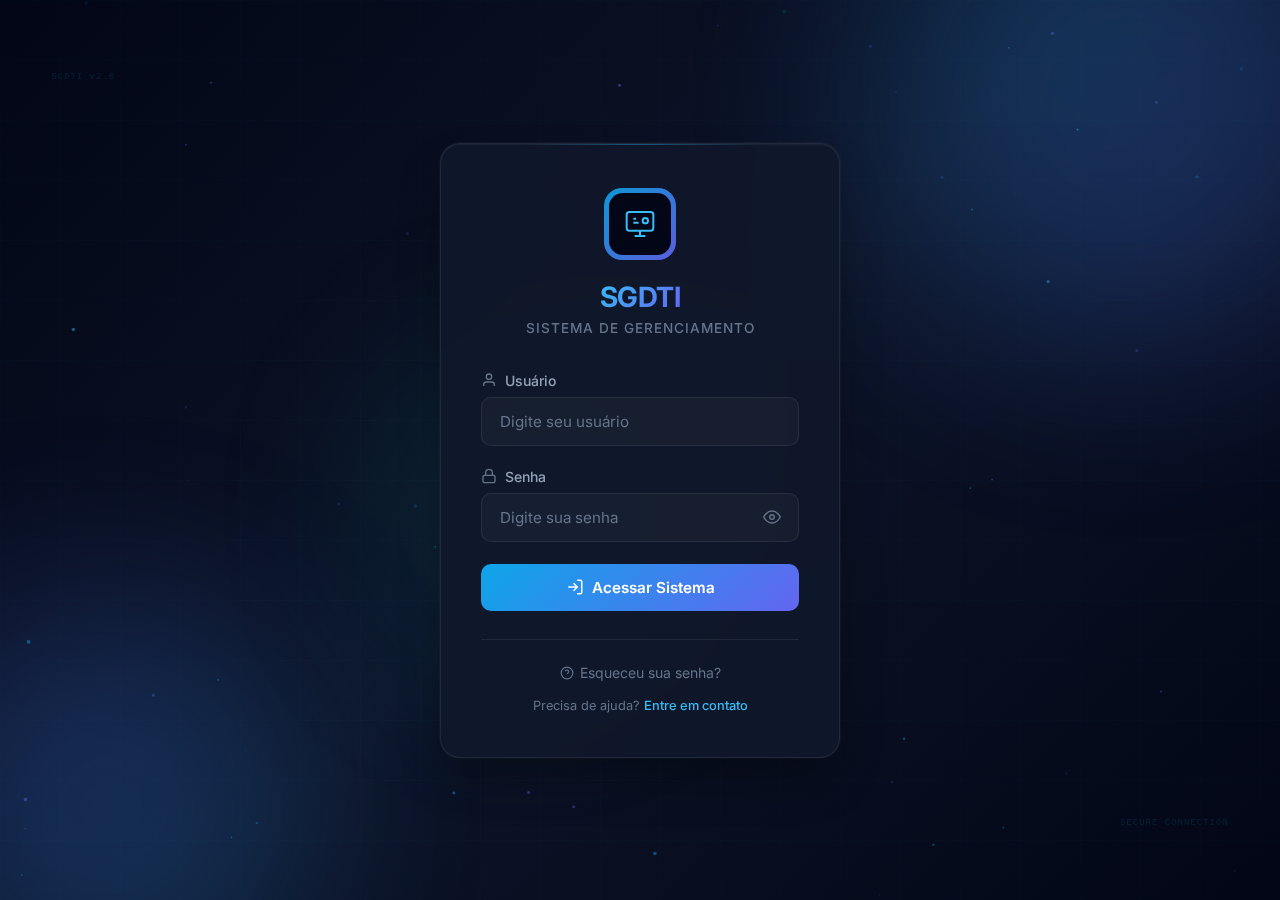
<file: index.html>
<!DOCTYPE html>
<html lang="pt-BR">
<head>
    <meta charset="UTF-8">
    <meta name="viewport" content="width=device-width, initial-scale=1.0, maximum-scale=1.0, user-scalable=no">
    <title>SGDTI - Sistema de Gerenciamento do Departamento de TI</title>
    <link rel="stylesheet" href="styles.css">
    <link rel="stylesheet" href="admin.css">
    <link href="https://fonts.googleapis.com/css2?family=Poppins:wght@300;400;500;600;700;800&display=swap" rel="stylesheet">
    <script>
        // Verificar autenticação via localStorage
        (function() {
            var userData = localStorage.getItem('sgdti_user');
            
            if (!userData) {
                window.location.href = 'login.html';
                return;
            }
            
            try {
                var user = JSON.parse(userData);
                window.currentUser = user;
                window.isAdmin = user.perfil === 'admin';
                
                document.addEventListener('DOMContentLoaded', function() {
                    var userInfo = document.getElementById('user-info');
                    if (userInfo) {
                        userInfo.textContent = user.nome;
                    }
                    
                    // Mostrar/ocultar elementos baseado no perfil
                    if (window.isAdmin) {
                        // Mostrar botão de gerenciamento de usuários
                        var manageBtn = document.getElementById('manage-users-btn');
                        if (manageBtn) manageBtn.style.display = 'inline-flex';
                    } else {
                        // Ocultar todos os botões de CRUD para usuários não-admin
                        var style = document.createElement('style');
                        style.textContent = '.crud-toolbar, .crud-btn, .crud-actions, .btn-action.btn-edit, .btn-action.btn-delete { display: none !important; }';
                        document.head.appendChild(style);
                    }
                });
            } catch (e) {
                localStorage.removeItem('sgdti_user');
                window.location.href = 'login.html';
            }
        })();
    </script>
</head>
<body>
    <button class="mobile-menu-btn" id="mobileMenuBtn" aria-label="Abrir menu">
        <span>☰</span>
    </button>
    <div class="app-container">
        <!-- Sidebar -->
        <aside class="sidebar">

            <div class="logo-section">
                <div class="logo">
                    <div class="logo-icon-wrapper">
                        <svg viewBox="0 0 24 24" fill="none" stroke="currentColor" stroke-width="2" class="logo-svg">
                            <rect x="2" y="3" width="20" height="14" rx="2" ry="2"/>
                            <line x1="8" y1="21" x2="16" y2="21"/>
                            <line x1="12" y1="17" x2="12" y2="21"/>
                        </svg>
                    </div>
                    <div class="logo-text">
                        <h1>SGDTI</h1>
                        <span>Sistema de Gerenciamento</span>
                    </div>
                </div>
                <button class="sidebar-toggle" id="sidebarToggle" aria-label="Expandir/Recolher menu" tabindex="0" style="margin-left:auto; background:transparent; border:none; font-size:1.5em; cursor:pointer; display:none;">
                    <span class="nav-icon">☰</span>
                </button>
            </div>

            <nav class="nav-menu">
                <button class="nav-item active" data-tab="dashboard" tabindex="0">
                    <span class="nav-icon">📊</span>
                    <span class="nav-label">Dashboard</span>
                </button>
                <button class="nav-item" data-tab="ti" tabindex="0">
                    <span class="nav-icon">💻</span>
                    <span class="nav-label">Equipe TI</span>
                    <span class="nav-badge" id="nav-badge-ti">0</span>
                </button>
                <button class="nav-item" data-tab="impressoras" tabindex="0">
                    <span class="nav-icon">🖨️</span>
                    <span class="nav-label">Impressoras</span>
                    <span class="nav-badge" id="nav-badge-impressoras">0</span>
                </button>
                <button class="nav-item" data-tab="internet" tabindex="0">
                    <span class="nav-icon">🌐</span>
                    <span class="nav-label">Internet</span>
                    <span class="nav-badge" id="nav-badge-internet">0</span>
                </button>
                <button class="nav-item" data-tab="equipamentos" tabindex="0">
                    <span class="nav-icon">🔧</span>
                    <span class="nav-label">Equipamentos</span>
                    <span class="nav-badge" id="nav-badge-equipamentos">0</span>
                </button>
                <button class="nav-item" data-tab="emails" tabindex="0">
                    <span class="nav-icon">📧</span>
                    <span class="nav-label">Emails Corporativos</span>
                    <span class="nav-badge" id="nav-badge-emails">0</span>
                </button>
                <button class="nav-item" data-tab="vigencias" tabindex="0">
                    <span class="nav-icon">📋</span>
                    <span class="nav-label">Vigências Internets</span>
                    <span class="nav-badge" id="nav-badge-vigencias">0</span>
                </button>
                <button class="nav-item" data-tab="viagens" tabindex="0">
                    <span class="nav-icon">✈️</span>
                    <span class="nav-label">Escala de Viagens</span>
                    <span class="nav-badge" id="nav-badge-viagens">0</span>
                </button>
                <button class="nav-item" data-tab="historico-viagens" tabindex="0">
                    <span class="nav-icon">📜</span>
                    <span class="nav-label">Histórico de Viagens</span>
                    <span class="nav-badge" id="nav-badge-historico-viagens">0</span>
                </button>
                <button class="nav-item" data-tab="checklist" tabindex="0">
                    <span class="nav-icon">✅</span>
                    <span class="nav-label">Checklist</span>
                </button>
                <button class="nav-item" data-tab="folgas" tabindex="0">
                    <span class="nav-icon">📅</span>
                    <span class="nav-label">Escala de Folgas</span>
                    <span class="nav-badge" id="nav-badge-folgas">0</span>
                </button>
            </nav>
        </aside>

        <!-- Main Content -->
        <main class="main-content">
            <header class="top-bar">
                <div class="header-actions">
                    <div class="view-mode-toggle">
                        <button class="view-btn active" data-view="cards" title="Visualização em Cards">
                            <span>📱</span>
                        </button>
                        <button class="view-btn" data-view="table" title="Visualização em Tabela">
                            <span>📋</span>
                        </button>
                    </div>
                    <div class="user-actions">
                        <a id="manage-users-btn" class="btn-header" title="Gerenciar Usuários" style="display:none;" href="usuarios.html">
                            <span>👥</span> Usuários
                        </a>
                        <span id="user-info" class="user-name">Carregando...</span>
                        <button id="logout-btn" class="btn-header btn-logout" title="Sair" onclick="logout()">
                            <span>🚪</span> Sair
                        </button>
                    </div>
                </div>
            </header>

            <div class="content-area">
                <!-- Dashboard Tab -->
                <div id="dashboard" class="tab-content active">
                    <div class="page-header">
                        <h2>📊 Dashboard Geral</h2>
                        <p>Visão geral do Departamento de TI</p>
                    </div>

                    <div class="stats-grid">
                        <div class="stat-card gradient-5" id="card-equipamentos" style="cursor:pointer;">
                            <div class="stat-icon">🔧</div>
                            <div class="stat-info">
                                <h3>0</h3>
                                <p>Equipamentos</p>
                            </div>
                        </div>
                        <div class="stat-card gradient-1" id="card-ti" style="cursor:pointer;">
                            <div class="stat-icon">💻</div>
                            <div class="stat-info">
                                <h3>0</h3>
                                <p>Profissionais TI</p>
                            </div>
                        </div>
                        <div class="stat-card gradient-3" id="card-impressoras" style="cursor:pointer;">
                            <div class="stat-icon">🖨️</div>
                            <div class="stat-info">
                                <h3>0</h3>
                                <p>Impressoras</p>
                            </div>
                        </div>
                        <div class="stat-card gradient-4" id="card-internet" style="cursor:pointer;">
                            <div class="stat-icon">🌐</div>
                            <div class="stat-info">
                                <h3>0</h3>
                                <p>Links de Internet</p>
                            </div>
                        </div>
                        <div class="stat-card gradient-6" id="card-emails" style="cursor:pointer;">
                            <div class="stat-icon">📧</div>
                            <div class="stat-info">
                                <h3>0</h3>
                                <p>Emails Corporativos</p>
                            </div>
                        </div>
                        <div class="stat-card gradient-2" id="card-vigencias" style="cursor:pointer;">
                            <div class="stat-icon">📋</div>
                            <div class="stat-info">
                                <h3>0</h3>
                                <p>Vigências Internets</p>
                            </div>
                        </div>
                        <div class="stat-card" id="card-viagens" style="cursor:pointer;">
                            <div class="stat-icon">✈️</div>
                            <div class="stat-info">
                                <h3>0</h3>
                                <p>Viagens Agendadas</p>
                            </div>
                        </div>
                        <div class="stat-card" id="card-folgas" style="cursor:pointer;">
                            <div class="stat-icon">📅</div>
                            <div class="stat-info">
                                <h3 id="count-folgas">0</h3>
                                <p>Escala de Folgas</p>
                            </div>
                        </div>
                    </div>

                    <div class="dashboard-grid">
                        <div class="dashboard-card">
                            <h3>🗺️ Distribuição por Cidade</h3>
                            <div class="city-tabs">
                                <button class="city-tab active" data-source="ti">💻 Equipe TI</button>
                                <button class="city-tab" data-source="impressoras">🖨️ Impressoras</button>
                                <button class="city-tab" data-source="internet">🌐 Internet</button>
                                <button class="city-tab" data-source="equipamentos">🔧 Equipamentos</button>
                            </div>
                            <div class="city-list" id="cityList"></div>
                            <p class="city-hint">👆 Clique em uma cidade para ver os detalhes</p>
                        </div>
                        <div class="dashboard-card">
                            <h3>📈 Status Geral</h3>
                            <div class="status-overview">
                                <div class="status-item">
                                    <span class="status-dot success"></span>
                                    <span>Impressoras Funcionando</span>
                                    <strong id="impressorasFuncionando">0</strong>
                                </div>
                                <div class="status-item">
                                    <span class="status-dot success"></span>
                                    <span>Links de Internet</span>
                                    <strong id="linksAtivos">0</strong>
                                </div>
                                <div class="status-item">
                                    <span class="status-dot info"></span>
                                    <span>Equipamentos Cadastrados</span>
                                    <strong id="equipamentosCadastrados">0</strong>
                                </div>
                            </div>
                        </div>
                    </div>
                </div>

                <!-- TI Tab -->
                <div id="ti" class="tab-content">
                    <div class="page-header">
                        <h2>💻 Equipe de TI</h2>
                        <p>Profissionais de TI do Departamento</p>
                    </div>
                    <div class="filters">
                        <select class="filter-select" id="tiCityFilter">
                            <option value="">Todas as Cidades</option>
                        </select>
                    </div>
                    <div id="tiContent" class="data-container"></div>
                </div>

                <!-- Impressoras Tab -->
                <div id="impressoras" class="tab-content">
                    <div class="page-header">
                        <h2>🖨️ Impressoras</h2>
                        <p>Controle de impressoras do Departamento</p>
                    </div>
                    <div class="filters">
                        <select class="filter-select" id="impressoraCityFilter">
                            <option value="">Todas as Cidades</option>
                        </select>
                        <select class="filter-select" id="impressoraStatusFilter">
                            <option value="">Todos os Status</option>
                            <option value="SIM">Funcionando</option>
                            <option value="NÃO">Com Problema</option>
                            <option value="LOCADAS">Locadas</option>
                            <option value="PATRIMONIAIS">Patrimoniais</option>
                        </select>
                    </div>
                    <div id="impressorasContent" class="data-container"></div>
                </div>

                <!-- Internet Tab -->
                <div id="internet" class="tab-content">
                    <div class="page-header">
                        <h2>🌐 Links de Internet</h2>
                        <p>Velocidades e operadoras</p>
                    </div>
                    <div class="filters">
                        <select class="filter-select" id="internetCityFilter">
                            <option value="">Todas as Cidades</option>
                        </select>
                        <select class="filter-select" id="internetOperadoraFilter">
                            <option value="">Todas as Operadoras</option>
                        </select>
                        <button class="btn-export-excel" id="btnExportInternet" onclick="exportInternetToExcel()" title="Exportar para Excel">
                            <span>📊</span> Exportar Excel
                        </button>
                    </div>
                    <div id="internetContent" class="data-container"></div>
                </div>

                <!-- Equipamentos Tab -->
                <div id="equipamentos" class="tab-content">
                    <div class="page-header">
                        <h2>🔧 Equipamentos de TI</h2>
                        <p>Ferramentas e equipamentos disponíveis</p>
                    </div>
                    <div class="filters">
                        <select class="filter-select" id="equipamentoCityFilter">
                            <option value="">Todas as Cidades</option>
                        </select>
                    </div>
                    <div id="equipamentosContent" class="data-container"></div>
                </div>

                <!-- Emails Corporativos Tab -->
                <div id="emails" class="tab-content">
                    <div class="page-header">
                        <h2>📧 Emails Corporativos</h2>
                        <p>Lista de usuários e emails corporativos</p>
                    </div>
                    <div class="filters">
                        <input type="text" class="filter-select" id="emailSearchFilter" placeholder="Buscar por nome, CPF ou email..." style="width: 300px;">
                        <select class="filter-select" id="emailStatusFilter">
                            <option value="">Todos os Status</option>
                            <option value="criado">Criado</option>
                            <option value="Solicitado">Solicitado</option>
                        </select>
                        <button class="btn-export-excel" id="btnExportEmails" onclick="exportEmailsToExcel()" title="Exportar para Excel">
                            <span>📥</span> Exportar Excel
                        </button>
                    </div>
                    <div id="emailsContent" class="data-container"></div>
                </div>

                <!-- Vigências Internets Tab -->
                <div id="vigencias" class="tab-content">
                    <div class="page-header">
                        <h2>📋 Vigências Internets</h2>
                        <p>Controle de contratos e vigências de internet</p>
                    </div>
                    <div class="filters">
                        <input type="text" class="filter-select" id="vigenciasSearchFilter" placeholder="Buscar por fornecedor, cidade, setor..." style="width: 300px;">
                        <select class="filter-select" id="vigenciasCityFilter">
                            <option value="">Todas as Cidades</option>
                        </select>
                        <select class="filter-select" id="vigenciasStatusFilter">
                            <option value="">Todos os Status</option>
                            <option value="SIM">Contrato OK</option>
                            <option value="NÃO">Contrato com Problema</option>
                            <option value="PENDENTE">Pendente</option>
                        </select>
                        <button class="btn-export-excel" id="btnExportVigencias" onclick="exportVigenciasToExcel()" title="Exportar para Excel">
                            <span>📥</span> Exportar Excel
                        </button>
                    </div>
                    <div class="vigencias-summary" id="vigenciasSummary"></div>
                    <div id="vigenciasContent" class="data-container"></div>
                </div>

                <!-- Viagens Tab -->
                <div id="viagens" class="tab-content">
                    <div class="page-header">
                        <h2>✈️ Escala de Viagens</h2>
                        <p>Controle manual de viagens e deslocamentos da equipe</p>
                    </div>
                    <div class="filters">
                        <input type="text" class="filter-select" id="viagensSearchFilter" placeholder="Buscar por responsável, destino, motivo..." style="width: 300px;">
                        <select class="filter-select" id="viagensStatusFilter">
                            <option value="">Todos os Status</option>
                            <option value="AGENDADA">Agendada</option>
                            <option value="EM_ANDAMENTO">Em Andamento</option>
                            <option value="CANCELADA">Cancelada</option>
                        </select>
                        <select class="filter-select" id="viagensDestinoFilter">
                            <option value="">Todos os Destinos</option>
                        </select>
                        <button class="btn-export-excel" id="btnExportViagens" onclick="exportViagensToExcel()" title="Exportar para Excel">
                            <span>📥</span> Exportar Excel
                        </button>
                    </div>
                    <div class="viagens-summary" id="viagensSummary"></div>
                    <div id="viagensContent" class="data-container"></div>
                </div>

                <!-- Histórico de Viagens Tab -->
                <div id="historico-viagens" class="tab-content">
                    <div class="page-header">
                        <h2>📜 Histórico de Viagens</h2>
                        <p>Viagens concluídas e finalizadas</p>
                    </div>
                    <div class="filters">
                        <input type="text" class="filter-select" id="historicoViagensSearchFilter" placeholder="Buscar por responsável, destino, motivo..." style="width: 300px;">
                        <select class="filter-select" id="historicoViagensDestinoFilter">
                            <option value="">Todos os Destinos</option>
                        </select>
                        <button class="btn-export-excel" id="btnExportHistoricoViagens" onclick="exportHistoricoViagensToExcel()" title="Exportar para Excel">
                            <span>📥</span> Exportar Excel
                        </button>
                    </div>
                    <div class="viagens-summary" id="historicoViagensSummary"></div>
                    <div id="historicoViagensContent" class="data-container"></div>
                </div>

                <!-- Checklist Tab -->
                <div id="checklist" class="tab-content">
                    <div class="page-header">
                        <h2>✅ Check-List</h2>
                        <p>Lista de verificação de equipamentos e materiais</p>
                    </div>
                    <div class="checklist-container">
                        <div class="checklist-card">
                            <div class="checklist-header">
                                <h3>📦 Itens para Verificação</h3>
                                <button class="btn-checklist-reset" onclick="resetChecklist()" title="Limpar todos os itens">
                                    <span>🔄</span> Resetar
                                </button>
                            </div>
                            <div class="checklist-items">
                                <label class="checklist-item">
                                    <input type="checkbox" class="checklist-checkbox" data-item="minipc">
                                    <span class="checklist-text">MINI PC 2 <small>(Conferir a caixa para verificação dos componentes)</small></span>
                                </label>
                                <label class="checklist-item">
                                    <input type="checkbox" class="checklist-checkbox" data-item="hdmi">
                                    <span class="checklist-text">CABO HDMI <small>(Longo e Curto)</small></span>
                                </label>
                                <label class="checklist-item">
                                    <input type="checkbox" class="checklist-checkbox" data-item="teclado">
                                    <span class="checklist-text">TECLADO</span>
                                </label>
                                <label class="checklist-item">
                                    <input type="checkbox" class="checklist-checkbox" data-item="mouse">
                                    <span class="checklist-text">MOUSE</span>
                                </label>
                                <label class="checklist-item">
                                    <input type="checkbox" class="checklist-checkbox" data-item="adaptador-hdmi">
                                    <span class="checklist-text">ADAPTADOR HDMI/VGA</span>
                                </label>
                                <label class="checklist-item">
                                    <input type="checkbox" class="checklist-checkbox" data-item="monitor">
                                    <span class="checklist-text">MONITOR + CHICOTE</span>
                                </label>
                                <label class="checklist-item">
                                    <input type="checkbox" class="checklist-checkbox" data-item="cabo-vga">
                                    <span class="checklist-text">CABO VGA</span>
                                </label>
                                <label class="checklist-item">
                                    <input type="checkbox" class="checklist-checkbox" data-item="switch">
                                    <span class="checklist-text">SWITCH + CABO FORÇA</span>
                                </label>
                                <label class="checklist-item">
                                    <input type="checkbox" class="checklist-checkbox" data-item="starlink">
                                    <span class="checklist-text">STARLINK <small>(Conferir acessórios)</small></span>
                                </label>
                                <label class="checklist-item">
                                    <input type="checkbox" class="checklist-checkbox" data-item="impressora">
                                    <span class="checklist-text">IMPRESSORA + PAPEL</span>
                                </label>
                                <label class="checklist-item">
                                    <input type="checkbox" class="checklist-checkbox" data-item="transformador">
                                    <span class="checklist-text">TRANSFORMADOR</span>
                                </label>
                                <label class="checklist-item">
                                    <input type="checkbox" class="checklist-checkbox" data-item="extensao">
                                    <span class="checklist-text">EXTENSÃO DE ENERGIA 3</span>
                                </label>
                                <label class="checklist-item">
                                    <input type="checkbox" class="checklist-checkbox" data-item="totem">
                                    <span class="checklist-text">TOTEM + PAPEL + CABO DE FORÇA</span>
                                </label>
                                <label class="checklist-item">
                                    <input type="checkbox" class="checklist-checkbox" data-item="cabo-rede">
                                    <span class="checklist-text">CABO DE REDE 5 <small>(4 Curtos e 1 Longo)</small></span>
                                </label>
                                <label class="checklist-item">
                                    <input type="checkbox" class="checklist-checkbox" data-item="adaptador-tomada">
                                    <span class="checklist-text">ADAPTADOR DE TOMADA</span>
                                </label>
                                <label class="checklist-item">
                                    <input type="checkbox" class="checklist-checkbox" data-item="tv">
                                    <span class="checklist-text">TV + CHICOTE + CONTROLE</span>
                                </label>
                                <label class="checklist-item">
                                    <input type="checkbox" class="checklist-checkbox" data-item="suporte">
                                    <span class="checklist-text">SUPORTE</span>
                                </label>
                            </div>
                            <div class="checklist-footer">
                                <div class="checklist-progress">
                                    <span id="checklist-count">0</span> de <span id="checklist-total">17</span> itens verificados
                                </div>
                                <div class="checklist-progress-bar">
                                    <div class="checklist-progress-fill" id="checklist-progress-fill"></div>
                                </div>
                            </div>
                        </div>

                        <!-- Seção Evento Goiás Social -->
                        <div class="checklist-card" style="margin-top: 24px;">
                            <div class="checklist-header">
                                <h3>🎪 Evento Goiás Social - Passo a Passo</h3>
                                <button class="btn-checklist-reset" onclick="resetChecklistEvento()" title="Limpar todos os itens">
                                    <span>🔄</span> Resetar
                                </button>
                            </div>
                            <div class="checklist-items">
                                <label class="checklist-item">
                                    <input type="checkbox" class="checklist-checkbox-evento" data-item="evt-01">
                                    <span class="checklist-text"><strong>01</strong> – Montar e ligar Starlink</span>
                                </label>
                                <label class="checklist-item">
                                    <input type="checkbox" class="checklist-checkbox-evento" data-item="evt-02">
                                    <span class="checklist-text"><strong>02</strong> – Aguardar atualização e conexão com satélite</span>
                                </label>
                                <label class="checklist-item">
                                    <input type="checkbox" class="checklist-checkbox-evento" data-item="evt-03">
                                    <span class="checklist-text"><strong>03</strong> – Conectar todos os dispositivos no mesmo Switch</span>
                                </label>
                                <label class="checklist-item">
                                    <input type="checkbox" class="checklist-checkbox-evento" data-item="evt-04">
                                    <span class="checklist-text"><strong>04</strong> – Dispositivos: Servidor, Totem, TV/Mini PC</span>
                                </label>
                                <label class="checklist-item">
                                    <input type="checkbox" class="checklist-checkbox-evento" data-item="evt-05">
                                    <span class="checklist-text"><strong>05</strong> – Aguardar todos receberem IP</span>
                                </label>
                                <label class="checklist-item">
                                    <input type="checkbox" class="checklist-checkbox-evento" data-item="evt-06">
                                    <span class="checklist-text"><strong>06</strong> – Ligar Servidor (Mini PC)</span>
                                </label>
                                <label class="checklist-item">
                                    <input type="checkbox" class="checklist-checkbox-evento" data-item="evt-07">
                                    <span class="checklist-text"><strong>07</strong> – Verificar se está em Cabo ou Wi-Fi</span>
                                </label>
                                <label class="checklist-item">
                                    <input type="checkbox" class="checklist-checkbox-evento" data-item="evt-08">
                                    <span class="checklist-text"><strong>08</strong> – Conferir configuração de rede no VirtualBox</span>
                                </label>
                                <label class="checklist-item">
                                    <input type="checkbox" class="checklist-checkbox-evento" data-item="evt-09">
                                    <span class="checklist-text"><strong>09</strong> – Iniciar máquina virtual</span>
                                </label>
                                <label class="checklist-item">
                                    <input type="checkbox" class="checklist-checkbox-evento" data-item="evt-10">
                                    <span class="checklist-text"><strong>10</strong> – Selecionar opção 1 no menu da VM</span>
                                </label>
                                <label class="checklist-item">
                                    <input type="checkbox" class="checklist-checkbox-evento" data-item="evt-11">
                                    <span class="checklist-text"><strong>11</strong> – Selecionar opção 2 no sistema virtualizado</span>
                                </label>
                                <label class="checklist-item">
                                    <input type="checkbox" class="checklist-checkbox-evento" data-item="evt-12">
                                    <span class="checklist-text"><strong>12</strong> – Verificar IP gerado no servidor</span>
                                </label>
                                <label class="checklist-item">
                                    <input type="checkbox" class="checklist-checkbox-evento" data-item="evt-13">
                                    <span class="checklist-text"><strong>13</strong> – Setar este IP para todas as URLs de serviço do Totem</span>
                                </label>
                                <label class="checklist-item">
                                    <input type="checkbox" class="checklist-checkbox-evento" data-item="evt-14">
                                    <span class="checklist-text"><strong>14</strong> – Ligar Totem de senhas</span>
                                </label>
                                <label class="checklist-item">
                                    <input type="checkbox" class="checklist-checkbox-evento" data-item="evt-15">
                                    <span class="checklist-text"><strong>15</strong> – Iniciar impressora térmica</span>
                                </label>
                                <label class="checklist-item">
                                    <input type="checkbox" class="checklist-checkbox-evento" data-item="evt-16">
                                    <span class="checklist-text"><strong>16</strong> – Verificar IP local <small>(apenas conferência)</small></span>
                                </label>
                                <label class="checklist-item">
                                    <input type="checkbox" class="checklist-checkbox-evento" data-item="evt-17">
                                    <span class="checklist-text"><strong>17</strong> – Ligar Smart TV ou Mini PC</span>
                                </label>
                                <label class="checklist-item">
                                    <input type="checkbox" class="checklist-checkbox-evento" data-item="evt-18">
                                    <span class="checklist-text"><strong>18</strong> – Acessar navegador/aplicação</span>
                                </label>
                                <label class="checklist-item">
                                    <input type="checkbox" class="checklist-checkbox-evento" data-item="evt-19">
                                    <span class="checklist-text"><strong>19</strong> – Informar o IP do servidor (VM)</span>
                                </label>
                                <label class="checklist-item">
                                    <input type="checkbox" class="checklist-checkbox-evento" data-item="evt-20">
                                    <span class="checklist-text"><strong>20</strong> – Verificar exibição de senhas</span>
                                </label>
                                <label class="checklist-item">
                                    <input type="checkbox" class="checklist-checkbox-evento" data-item="evt-21">
                                    <span class="checklist-text"><strong>21</strong> – Configurar usuário de atendimento</span>
                                </label>
                                <label class="checklist-item">
                                    <input type="checkbox" class="checklist-checkbox-evento" data-item="evt-22">
                                    <span class="checklist-text"><strong>22</strong> – Sistema conectado ao IP do servidor</span>
                                </label>
                                <label class="checklist-item">
                                    <input type="checkbox" class="checklist-checkbox-evento" data-item="evt-23">
                                    <span class="checklist-text"><strong>23</strong> – Testar chamada de senha</span>
                                </label>
                                <label class="checklist-item">
                                    <input type="checkbox" class="checklist-checkbox-evento" data-item="evt-24">
                                    <span class="checklist-text"><strong>24</strong> – Teste final <small>(Totem gera senha, Impressora imprime, Atendimento chama, TV exibe)</small></span>
                                </label>
                            </div>
                            <div class="checklist-footer">
                                <div class="checklist-progress">
                                    <span id="checklist-count-evento">0</span> de <span id="checklist-total-evento">24</span> passos concluídos
                                </div>
                                <div class="checklist-progress-bar">
                                    <div class="checklist-progress-fill" id="checklist-progress-fill-evento"></div>
                                </div>
                            </div>
                        </div>
                    </div>
                </div>

                <!-- Escala de Folgas Tab -->
                <div id="folgas" class="tab-content">
                    <div class="page-header">
                        <h2>📅 Escala de Folgas</h2>
                        <p>Calendário inteligente para gerenciamento de folgas dos colaboradores</p>
                    </div>
                    
                    <div class="crud-toolbar">
                        <button class="crud-btn btn-add" onclick="abrirModalFolga()">
                            <span>➕</span> Nova Folga
                        </button>
                        <button class="crud-btn btn-refresh" onclick="recarregarFolgas()" style="background: var(--info);">
                            <span>🔄</span> Atualizar
                        </button>
                    </div>

                    <div class="folgas-container">
                        <!-- Controles do Calendário -->
                        <div class="calendario-controles">
                            <button class="btn-calendario" onclick="mesAnterior()">
                                <span>◀</span>
                            </button>
                            <h3 id="calendario-mes-ano">Fevereiro 2026</h3>
                            <button class="btn-calendario" onclick="proximoMes()">
                                <span>▶</span>
                            </button>
                            <button class="btn-calendario btn-hoje" onclick="irParaHoje()">
                                <span>📍</span> Hoje
                            </button>
                        </div>

                        <!-- Legenda -->
                        <div class="calendario-legenda">
                            <div class="legenda-item">
                                <span class="legenda-cor folga-aprovada"></span>
                                <span>Folga Aprovada</span>
                            </div>
                            <div class="legenda-item">
                                <span class="legenda-cor folga-pendente"></span>
                                <span>Pendente</span>
                            </div>
                            <div class="legenda-item">
                                <span class="legenda-cor folga-recusada"></span>
                                <span>Recusada</span>
                            </div>
                        </div>

                        <!-- Calendário -->
                        <div class="calendario-wrapper">
                            <div class="calendario-header">
                                <div class="calendario-dia-semana">Dom</div>
                                <div class="calendario-dia-semana">Seg</div>
                                <div class="calendario-dia-semana">Ter</div>
                                <div class="calendario-dia-semana">Qua</div>
                                <div class="calendario-dia-semana">Qui</div>
                                <div class="calendario-dia-semana">Sex</div>
                                <div class="calendario-dia-semana">Sáb</div>
                            </div>
                            <div class="calendario-grid" id="calendario-grid">
                                <!-- Dias serão gerados via JavaScript -->
                            </div>
                        </div>

                        <!-- Lista de Folgas do Mês -->
                        <div class="folgas-lista-container">
                            <h3>📋 Folgas do Mês</h3>
                            <div id="folgas-lista" class="folgas-lista">
                                <!-- Lista será populada via JavaScript -->
                            </div>
                        </div>
                    </div>
                </div>
            </div>
        </main>
    </div>

    <!-- Modal de Folga -->
    <div id="modalFolga" class="modal">
        <div class="modal-content modal-folga">
            <div class="modal-header">
                <h3 id="modalFolgaTitulo">➕ Nova Folga</h3>
                <button class="modal-close" onclick="fecharModalFolga()">&times;</button>
            </div>
            <form id="formFolga" onsubmit="salvarFolga(event)">
                <input type="hidden" id="folgaId">
                <div class="form-group">
                    <label for="folgaColaborador">👤 Colaborador</label>
                    <select id="folgaColaborador" required>
                        <option value="">Selecione o colaborador...</option>
                        <option value="fabricio_lima">Fabricio Lima Cabral</option>
                        <option value="fabricio_alves">Fabricio Alves de Oliveira</option>
                        <option value="roberto_sergio">Roberto Sergio Jaldin Beckmann</option>
                        <option value="roberto_rondinei">Roberto Rondinei Silva de Lima</option>
                    </select>
                </div>
                <div class="form-row">
                    <div class="form-group">
                        <label for="folgaDataInicio">📅 Data Início</label>
                        <input type="date" id="folgaDataInicio" required>
                    </div>
                    <div class="form-group">
                        <label for="folgaDataFim">📅 Data Fim</label>
                        <input type="date" id="folgaDataFim" required>
                    </div>
                </div>
                <div class="form-group">
                    <label for="folgaTipo">📌 Tipo de Folga</label>
                    <select id="folgaTipo" required>
                        <option value="">Selecione o tipo...</option>
                        <option value="folga">Folga</option>
                        <option value="ferias">Férias</option>
                        <option value="licenca">Licença</option>
                        <option value="compensacao">Compensação</option>
                        <option value="abono">Abono</option>
                    </select>
                </div>
                <div class="form-group">
                    <label for="folgaStatus">📊 Status</label>
                    <select id="folgaStatus" required>
                        <option value="pendente">Pendente</option>
                        <option value="aprovada">Aprovada</option>
                        <option value="recusada">Recusada</option>
                    </select>
                </div>
                <div class="form-group">
                    <label for="folgaObservacao">📝 Observação</label>
                    <textarea id="folgaObservacao" rows="3" placeholder="Observações adicionais..."></textarea>
                </div>
                <div class="modal-actions">
                    <button type="button" class="btn-cancelar" onclick="fecharModalFolga()">Cancelar</button>
                    <button type="submit" class="btn-salvar">💾 Salvar</button>
                </div>
            </form>
        </div>
    </div>

    <!-- Modal de Detalhes -->
    <div id="detailModal" class="modal">
        <div class="modal-content">
            <button class="modal-close">&times;</button>
            <div id="modalBody"></div>
        </div>
    </div>

    <!-- Rodapé -->
    <footer class="app-footer">
        <div class="footer-content">
            <span class="footer-text">Desenvolvido por <strong>Fabricio Oliveira</strong></span>
            <span class="footer-separator">•</span>
            <span class="footer-year">© 2026</span>
        </div>
    </footer>

    <!-- Scripts -->
    <!-- NÃO MAIS NECESSÁRIO: data.js foi substituído por APIs PHP -->
    <!-- <script src="data.js"></script> -->
    <script src="admin.js"></script>
    <script src="admin-integration.js"></script>
    <script src="script.js"></script>
    <script>
    // ========== FUNÇÃO DE LOGOUT ==========
    
    function logout() {
        localStorage.removeItem('sgdti_user');
        window.location.href = 'login.html';
    }

    // Redirecionamento dos cartões do dashboard para as abas
    document.addEventListener('DOMContentLoaded', function() {
        var cardTi = document.getElementById('card-ti');
        var cardCotecs = document.getElementById('card-cotecs');
        var cardImpressoras = document.getElementById('card-impressoras');
        var cardInternet = document.getElementById('card-internet');
        var cardEquipamentos = document.getElementById('card-equipamentos');
        if(cardTi) cardTi.addEventListener('click', function() { window.switchTab ? switchTab('ti') : document.querySelector('[data-tab="ti"]').click(); });
        if(cardCotecs) cardCotecs.addEventListener('click', function() { window.switchTab ? switchTab('dashboard') : document.querySelector('[data-tab="dashboard"]').click(); });
        if(cardImpressoras) cardImpressoras.addEventListener('click', function() { window.switchTab ? switchTab('impressoras') : document.querySelector('[data-tab="impressoras"]').click(); });
        if(cardInternet) cardInternet.addEventListener('click', function() { window.switchTab ? switchTab('internet') : document.querySelector('[data-tab="internet"]').click(); });
        if(cardEquipamentos) cardEquipamentos.addEventListener('click', function() { window.switchTab ? switchTab('equipamentos') : document.querySelector('[data-tab="equipamentos"]').click(); });
        var cardEmails = document.getElementById('card-emails');
        if(cardEmails) cardEmails.addEventListener('click', function() { window.switchTab ? switchTab('emails') : document.querySelector('[data-tab="emails"]').click(); });
        var cardVigencias = document.getElementById('card-vigencias');
        if(cardVigencias) cardVigencias.addEventListener('click', function() { window.switchTab ? switchTab('vigencias') : document.querySelector('[data-tab="vigencias"]').click(); });
        var cardViagens = document.getElementById('card-viagens');
        if(cardViagens) cardViagens.addEventListener('click', function() { window.switchTab ? switchTab('viagens') : document.querySelector('[data-tab="viagens"]').click(); });
        
        // ========== CHECKLIST FUNCTIONS ==========
        initChecklist();
    });
    
    // Inicializa o checklist
    function initChecklist() {
        const checkboxes = document.querySelectorAll('.checklist-checkbox');
        const savedState = JSON.parse(localStorage.getItem('sgdti_checklist') || '{}');
        
        checkboxes.forEach(function(checkbox) {
            const item = checkbox.getAttribute('data-item');
            
            // Restaurar estado salvo
            if (savedState[item]) {
                checkbox.checked = true;
                checkbox.closest('.checklist-item').classList.add('checked');
            }
            
            // Evento de mudança
            checkbox.addEventListener('change', function() {
                const parent = this.closest('.checklist-item');
                if (this.checked) {
                    parent.classList.add('checked');
                } else {
                    parent.classList.remove('checked');
                }
                saveChecklistState();
                updateChecklistProgress();
            });
        });
        
        updateChecklistProgress();
    }
    
    // Salva o estado do checklist no localStorage
    function saveChecklistState() {
        const checkboxes = document.querySelectorAll('.checklist-checkbox');
        const state = {};
        
        checkboxes.forEach(function(checkbox) {
            const item = checkbox.getAttribute('data-item');
            state[item] = checkbox.checked;
        });
        
        localStorage.setItem('sgdti_checklist', JSON.stringify(state));
    }
    
    // Atualiza a barra de progresso
    function updateChecklistProgress() {
        const checkboxes = document.querySelectorAll('.checklist-checkbox');
        const total = checkboxes.length;
        let checked = 0;
        
        checkboxes.forEach(function(checkbox) {
            if (checkbox.checked) checked++;
        });
        
        const countEl = document.getElementById('checklist-count');
        const totalEl = document.getElementById('checklist-total');
        const progressFill = document.getElementById('checklist-progress-fill');
        
        if (countEl) countEl.textContent = checked;
        if (totalEl) totalEl.textContent = total;
        if (progressFill) {
            const percentage = total > 0 ? (checked / total) * 100 : 0;
            progressFill.style.width = percentage + '%';
        }
    }
    
    // Reseta o checklist
    function resetChecklist() {
        const checkboxes = document.querySelectorAll('.checklist-checkbox');
        
        checkboxes.forEach(function(checkbox) {
            checkbox.checked = false;
            checkbox.closest('.checklist-item').classList.remove('checked');
        });
        
        localStorage.removeItem('sgdti_checklist');
        updateChecklistProgress();
    }
    
    // ========== CHECKLIST EVENTO GOIÁS SOCIAL ==========
    
    // Inicializa o checklist do evento (chamado dentro de initChecklist)
    (function initChecklistEvento() {
        const checkboxes = document.querySelectorAll('.checklist-checkbox-evento');
        const savedState = JSON.parse(localStorage.getItem('sgdti_checklist_evento') || '{}');
        
        checkboxes.forEach(function(checkbox) {
            const item = checkbox.getAttribute('data-item');
            
            // Restaurar estado salvo
            if (savedState[item]) {
                checkbox.checked = true;
                checkbox.closest('.checklist-item').classList.add('checked');
            }
            
            // Evento de mudança
            checkbox.addEventListener('change', function() {
                const parent = this.closest('.checklist-item');
                if (this.checked) {
                    parent.classList.add('checked');
                } else {
                    parent.classList.remove('checked');
                }
                saveChecklistStateEvento();
                updateChecklistProgressEvento();
            });
        });
        
        updateChecklistProgressEvento();
    })();
    
    // Salva o estado do checklist do evento
    function saveChecklistStateEvento() {
        const checkboxes = document.querySelectorAll('.checklist-checkbox-evento');
        const state = {};
        
        checkboxes.forEach(function(checkbox) {
            const item = checkbox.getAttribute('data-item');
            state[item] = checkbox.checked;
        });
        
        localStorage.setItem('sgdti_checklist_evento', JSON.stringify(state));
    }
    
    // Atualiza a barra de progresso do evento
    function updateChecklistProgressEvento() {
        const checkboxes = document.querySelectorAll('.checklist-checkbox-evento');
        const total = checkboxes.length;
        let checked = 0;
        
        checkboxes.forEach(function(checkbox) {
            if (checkbox.checked) checked++;
        });
        
        const countEl = document.getElementById('checklist-count-evento');
        const totalEl = document.getElementById('checklist-total-evento');
        const progressFill = document.getElementById('checklist-progress-fill-evento');
        
        if (countEl) countEl.textContent = checked;
        if (totalEl) totalEl.textContent = total;
        if (progressFill) {
            const percentage = total > 0 ? (checked / total) * 100 : 0;
            progressFill.style.width = percentage + '%';
        }
    }
    
    // Reseta o checklist do evento
    function resetChecklistEvento() {
        const checkboxes = document.querySelectorAll('.checklist-checkbox-evento');
        
        checkboxes.forEach(function(checkbox) {
            checkbox.checked = false;
            checkbox.closest('.checklist-item').classList.remove('checked');
        });
        
        localStorage.removeItem('sgdti_checklist_evento');
        updateChecklistProgressEvento();
    }
    </script>
</body>
</html>
</file>
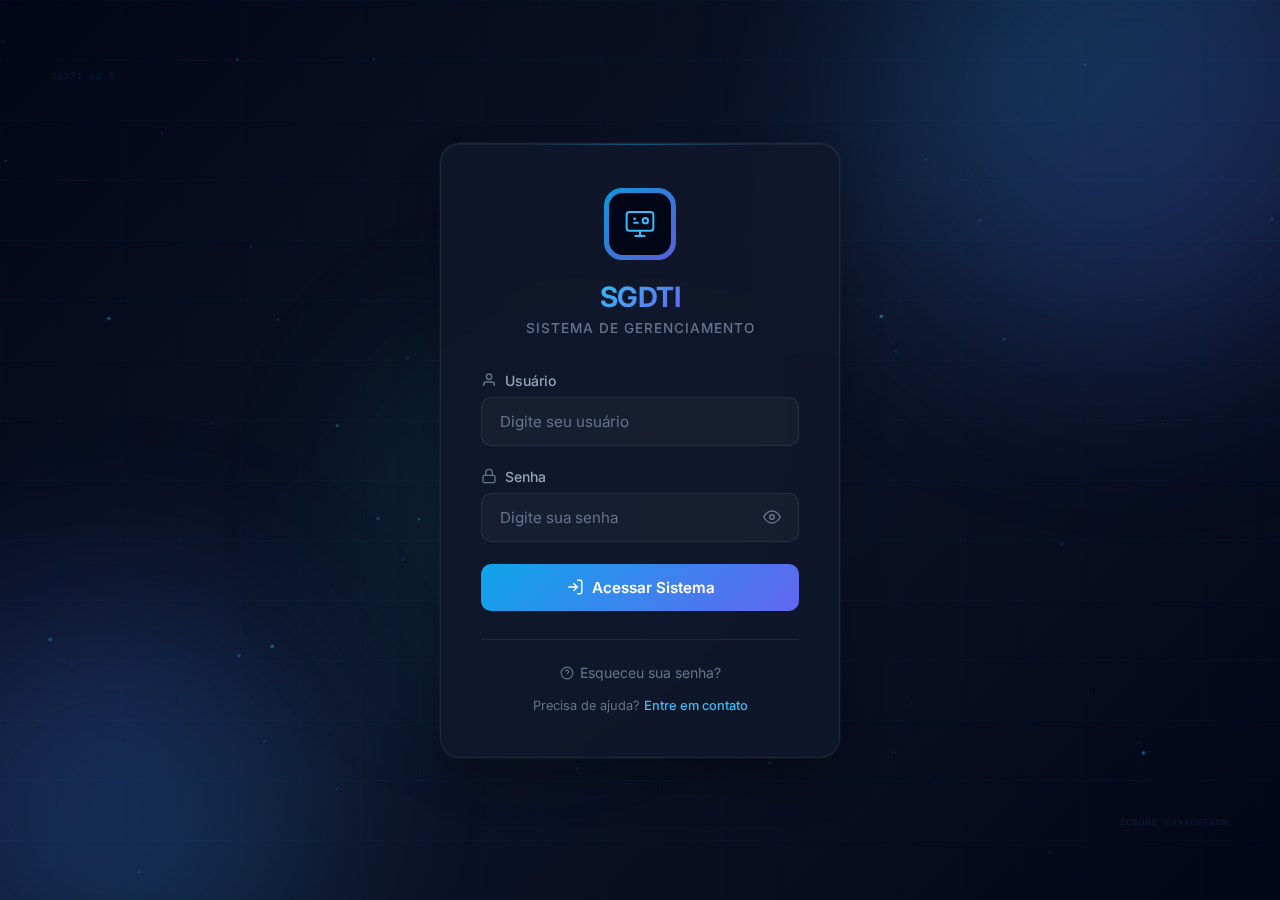
<file: login.html>
<!DOCTYPE html>
<html lang="pt-BR">
<head>
    <meta charset="UTF-8">
    <meta name="viewport" content="width=device-width, initial-scale=1.0">
    <title>Login - SGDTI - Sistema de Gerenciamento do Departamento de TI</title>
    <link href="https://fonts.googleapis.com/css2?family=Inter:wght@300;400;500;600;700;800&display=swap" rel="stylesheet">
    <style>
        * {
            margin: 0;
            padding: 0;
            box-sizing: border-box;
        }

        :root {
            --primary: #0ea5e9;
            --primary-dark: #0284c7;
            --primary-light: #38bdf8;
            --secondary: #6366f1;
            --accent: #10b981;
            --bg-dark: #0f172a;
            --bg-darker: #020617;
            --bg-card: rgba(15, 23, 42, 0.9);
            --glass-bg: rgba(255, 255, 255, 0.03);
            --glass-border: rgba(255, 255, 255, 0.08);
            --text-white: #f8fafc;
            --text-gray: #94a3b8;
            --text-muted: #64748b;
            --error: #ef4444;
            --success: #10b981;
        }

        body {
            font-family: 'Inter', -apple-system, BlinkMacSystemFont, 'Segoe UI', sans-serif;
            min-height: 100vh;
            display: flex;
            align-items: center;
            justify-content: center;
            background: var(--bg-darker);
            overflow: hidden;
        }

        /* Video Background */
        .video-background {
            position: fixed;
            top: 0;
            left: 0;
            width: 100%;
            height: 100%;
            z-index: 0;
            overflow: hidden;
        }

        .video-background video {
            position: absolute;
            top: 50%;
            left: 50%;
            min-width: 100%;
            min-height: 100%;
            transform: translate(-50%, -50%);
            object-fit: cover;
            opacity: 0.6;
        }

        .video-overlay {
            position: absolute;
            top: 0;
            left: 0;
            width: 100%;
            height: 100%;
            background: linear-gradient(
                135deg,
                rgba(2, 6, 23, 0.95) 0%,
                rgba(15, 23, 42, 0.9) 50%,
                rgba(2, 6, 23, 0.95) 100%
            );
        }

        /* Animated Particles Canvas */
        #particles-canvas {
            position: fixed;
            top: 0;
            left: 0;
            width: 100%;
            height: 100%;
            z-index: 1;
            pointer-events: none;
        }

        /* Subtle Floating Orbs */
        .orb {
            position: fixed;
            border-radius: 50%;
            filter: blur(100px);
            opacity: 0.25;
            animation: floatOrb 30s ease-in-out infinite;
            z-index: 1;
        }

        .orb-1 {
            width: 500px;
            height: 500px;
            background: linear-gradient(135deg, var(--primary), var(--secondary));
            top: -150px;
            right: -100px;
            animation-delay: 0s;
        }

        .orb-2 {
            width: 400px;
            height: 400px;
            background: linear-gradient(135deg, var(--secondary), var(--primary));
            bottom: -100px;
            left: -100px;
            animation-delay: -10s;
        }

        .orb-3 {
            width: 300px;
            height: 300px;
            background: linear-gradient(135deg, var(--accent), var(--primary));
            top: 40%;
            left: 30%;
            animation-delay: -20s;
            opacity: 0.15;
        }

        @keyframes floatOrb {
            0%, 100% {
                transform: translate(0, 0) scale(1);
            }
            33% {
                transform: translate(30px, -30px) scale(1.02);
            }
            66% {
                transform: translate(-20px, 20px) scale(0.98);
            }
        }

        /* Subtle Grid Pattern */
        .grid-pattern {
            position: fixed;
            top: 0;
            left: 0;
            width: 100%;
            height: 100%;
            z-index: 1;
            pointer-events: none;
            background-image: 
                linear-gradient(rgba(14, 165, 233, 0.02) 1px, transparent 1px),
                linear-gradient(90deg, rgba(14, 165, 233, 0.02) 1px, transparent 1px);
            background-size: 60px 60px;
        }

        /* Main Container */
        .login-container {
            position: relative;
            z-index: 10;
            width: 100%;
            max-width: 440px;
            padding: 20px;
            animation: fadeInUp 0.6s ease-out;
        }

        @keyframes fadeInUp {
            from {
                opacity: 0;
                transform: translateY(30px);
            }
            to {
                opacity: 1;
                transform: translateY(0);
            }
        }

        /* Modern Glass Card */
        .login-card {
            background: var(--bg-card);
            backdrop-filter: blur(24px);
            -webkit-backdrop-filter: blur(24px);
            border: 1px solid var(--glass-border);
            border-radius: 20px;
            padding: 44px 40px;
            box-shadow: 
                0 25px 50px -12px rgba(0, 0, 0, 0.4),
                0 0 0 1px rgba(255, 255, 255, 0.03),
                inset 0 1px 0 rgba(255, 255, 255, 0.05);
            position: relative;
            overflow: hidden;
        }

        /* Subtle top gradient line */
        .login-card::before {
            content: '';
            position: absolute;
            top: 0;
            left: 20%;
            right: 20%;
            height: 1px;
            background: linear-gradient(90deg, transparent, var(--primary), transparent);
            opacity: 0.4;
        }

        /* Logo */
        .logo-container {
            text-align: center;
            margin-bottom: 36px;
        }

        .logo-wrapper {
            width: 72px;
            height: 72px;
            margin: 0 auto 20px;
            position: relative;
            display: flex;
            align-items: center;
            justify-content: center;
        }

        .logo-bg {
            position: absolute;
            width: 100%;
            height: 100%;
            background: linear-gradient(135deg, var(--primary), var(--secondary));
            border-radius: 18px;
            opacity: 0.9;
        }

        .logo-inner {
            position: relative;
            width: 62px;
            height: 62px;
            background: var(--bg-darker);
            border-radius: 14px;
            display: flex;
            align-items: center;
            justify-content: center;
            z-index: 1;
        }

        .logo-inner svg {
            width: 32px;
            height: 32px;
            color: var(--primary-light);
        }

        .logo-title {
            font-size: 1.75rem;
            font-weight: 700;
            color: var(--text-white);
            letter-spacing: -0.5px;
            margin-bottom: 6px;
        }

        .logo-title span {
            background: linear-gradient(135deg, var(--primary-light), var(--secondary));
            -webkit-background-clip: text;
            -webkit-text-fill-color: transparent;
            background-clip: text;
        }

        .logo-subtitle {
            font-size: 0.85rem;
            color: var(--text-muted);
            letter-spacing: 1px;
            text-transform: uppercase;
            font-weight: 500;
        }

        /* Alert */
        .alert {
            padding: 14px 16px;
            border-radius: 10px;
            margin-bottom: 24px;
            font-size: 0.875rem;
            display: none;
            align-items: center;
            gap: 10px;
            animation: alertSlideIn 0.3s ease;
        }

        @keyframes alertSlideIn {
            from {
                opacity: 0;
                transform: translateY(-8px);
            }
            to {
                opacity: 1;
                transform: translateY(0);
            }
        }

        .alert-error {
            background: rgba(239, 68, 68, 0.12);
            color: var(--error);
            border: 1px solid rgba(239, 68, 68, 0.2);
        }

        .alert-success {
            background: rgba(16, 185, 129, 0.12);
            color: var(--success);
            border: 1px solid rgba(16, 185, 129, 0.2);
        }

        .alert.show {
            display: flex;
        }

        .alert-icon {
            font-size: 1.1rem;
        }

        /* Form */
        .form-group {
            margin-bottom: 22px;
        }

        .form-label {
            display: flex;
            align-items: center;
            gap: 8px;
            margin-bottom: 8px;
            font-weight: 500;
            color: var(--text-gray);
            font-size: 0.875rem;
        }

        .form-label svg {
            width: 16px;
            height: 16px;
            color: var(--text-muted);
        }

        .input-wrapper {
            position: relative;
        }

        .form-input {
            width: 100%;
            padding: 14px 18px;
            padding-right: 48px;
            background: var(--glass-bg);
            border: 1px solid var(--glass-border);
            border-radius: 10px;
            font-size: 0.95rem;
            font-family: inherit;
            color: var(--text-white);
            transition: all 0.2s ease;
            outline: none;
        }

        .form-input::placeholder {
            color: var(--text-muted);
        }

        .form-input:hover {
            border-color: rgba(255, 255, 255, 0.12);
            background: rgba(255, 255, 255, 0.04);
        }

        .form-input:focus {
            border-color: var(--primary);
            background: rgba(14, 165, 233, 0.04);
            box-shadow: 0 0 0 3px rgba(14, 165, 233, 0.12);
        }

        .password-toggle {
            position: absolute;
            right: 14px;
            top: 50%;
            transform: translateY(-50%);
            background: none;
            border: none;
            cursor: pointer;
            color: var(--text-muted);
            padding: 4px;
            display: flex;
            align-items: center;
            justify-content: center;
            transition: color 0.2s;
        }

        .password-toggle:hover {
            color: var(--primary-light);
        }

        .password-toggle svg {
            width: 18px;
            height: 18px;
        }

        /* Button */
        .btn-login {
            width: 100%;
            padding: 14px 24px;
            background: linear-gradient(135deg, var(--primary), var(--secondary));
            color: white;
            border: none;
            border-radius: 10px;
            font-size: 0.95rem;
            font-weight: 600;
            cursor: pointer;
            transition: all 0.2s ease;
            font-family: inherit;
            display: flex;
            align-items: center;
            justify-content: center;
            gap: 8px;
            position: relative;
            overflow: hidden;
            margin-top: 8px;
        }

        .btn-login::before {
            content: '';
            position: absolute;
            top: 0;
            left: -100%;
            width: 100%;
            height: 100%;
            background: linear-gradient(
                90deg,
                transparent,
                rgba(255, 255, 255, 0.15),
                transparent
            );
            transition: left 0.4s ease;
        }

        .btn-login:hover::before {
            left: 100%;
        }

        .btn-login:hover {
            transform: translateY(-1px);
            box-shadow: 0 8px 24px rgba(14, 165, 233, 0.25);
        }

        .btn-login:active {
            transform: translateY(0);
        }

        .btn-login:disabled {
            opacity: 0.6;
            cursor: not-allowed;
            transform: none;
        }

        .btn-login svg {
            width: 18px;
            height: 18px;
        }

        /* Spinner */
        .spinner {
            width: 18px;
            height: 18px;
            border: 2px solid rgba(255, 255, 255, 0.3);
            border-top: 2px solid white;
            border-radius: 50%;
            animation: spin 0.7s linear infinite;
        }

        @keyframes spin {
            to {
                transform: rotate(360deg);
            }
        }

        /* Footer */
        .login-footer {
            text-align: center;
            margin-top: 28px;
            padding-top: 24px;
            border-top: 1px solid var(--glass-border);
        }

        .forgot-link {
            color: var(--text-muted);
            text-decoration: none;
            font-size: 0.875rem;
            transition: color 0.2s;
            display: inline-flex;
            align-items: center;
            gap: 6px;
        }

        .forgot-link:hover {
            color: var(--primary-light);
        }

        .forgot-link svg {
            width: 14px;
            height: 14px;
        }

        .login-help {
            margin-top: 14px;
            font-size: 0.8rem;
            color: var(--text-muted);
        }

        .login-help a {
            color: var(--primary-light);
            text-decoration: none;
            font-weight: 500;
            transition: color 0.2s;
        }

        .login-help a:hover {
            color: var(--primary);
            text-decoration: underline;
        }

        /* Modal */
        .modal-overlay {
            position: fixed;
            top: 0;
            left: 0;
            width: 100%;
            height: 100%;
            background: rgba(0, 0, 0, 0.7);
            backdrop-filter: blur(8px);
            display: flex;
            align-items: center;
            justify-content: center;
            z-index: 1000;
            opacity: 0;
            visibility: hidden;
            transition: all 0.25s ease;
            padding: 20px;
        }

        .modal-overlay.show {
            opacity: 1;
            visibility: visible;
        }

        .modal-content {
            background: var(--bg-card);
            backdrop-filter: blur(24px);
            border: 1px solid var(--glass-border);
            border-radius: 16px;
            width: 100%;
            max-width: 420px;
            transform: scale(0.95) translateY(10px);
            transition: all 0.25s ease;
            overflow: hidden;
        }

        .modal-overlay.show .modal-content {
            transform: scale(1) translateY(0);
        }

        .modal-header {
            display: flex;
            justify-content: space-between;
            align-items: center;
            padding: 22px 26px;
            border-bottom: 1px solid var(--glass-border);
        }

        .modal-header h2 {
            display: flex;
            align-items: center;
            gap: 10px;
            font-size: 1.1rem;
            font-weight: 600;
            color: var(--text-white);
        }

        .modal-header h2 svg {
            width: 20px;
            height: 20px;
            color: var(--primary);
        }

        .modal-close {
            width: 32px;
            height: 32px;
            background: var(--glass-bg);
            border: 1px solid var(--glass-border);
            border-radius: 8px;
            color: var(--text-muted);
            cursor: pointer;
            display: flex;
            align-items: center;
            justify-content: center;
            font-size: 1.3rem;
            transition: all 0.2s;
        }

        .modal-close:hover {
            background: rgba(239, 68, 68, 0.15);
            border-color: rgba(239, 68, 68, 0.3);
            color: var(--error);
        }

        .modal-body {
            padding: 26px;
        }

        .modal-footer {
            padding: 18px 26px;
            border-top: 1px solid var(--glass-border);
            display: flex;
            gap: 10px;
            justify-content: flex-end;
        }

        .btn-secondary {
            padding: 10px 20px;
            background: var(--glass-bg);
            border: 1px solid var(--glass-border);
            color: var(--text-gray);
            border-radius: 8px;
            font-size: 0.875rem;
            font-weight: 500;
            cursor: pointer;
            transition: all 0.2s;
            font-family: inherit;
        }

        .btn-secondary:hover {
            background: rgba(255, 255, 255, 0.08);
            color: var(--text-white);
        }

        .btn-primary {
            padding: 10px 20px;
            background: linear-gradient(135deg, var(--primary), var(--secondary));
            border: none;
            color: white;
            border-radius: 8px;
            font-size: 0.875rem;
            font-weight: 600;
            cursor: pointer;
            transition: all 0.2s;
            font-family: inherit;
        }

        .btn-primary:hover {
            box-shadow: 0 4px 16px rgba(14, 165, 233, 0.25);
            transform: translateY(-1px);
        }

        /* Responsive */
        @media (max-width: 480px) {
            .login-card {
                padding: 36px 28px;
            }

            .logo-title {
                font-size: 1.5rem;
            }

            .logo-subtitle {
                font-size: 0.75rem;
            }

            .orb {
                opacity: 0.15;
            }
        }

        /* Floating tech labels - subtle */
        .tech-label {
            position: fixed;
            font-family: 'JetBrains Mono', 'Courier New', monospace;
            font-size: 9px;
            color: rgba(14, 165, 233, 0.15);
            z-index: 1;
            letter-spacing: 1px;
            font-weight: 500;
        }

        .tech-label-1 { top: 8%; left: 4%; }
        .tech-label-2 { bottom: 8%; right: 4%; }
    </style>
</head>
<body>
    <!-- Video Background -->
    <div class="video-background">
        <video autoplay muted loop playsinline id="bgVideo">
            <source src="https://assets.mixkit.co/videos/preview/mixkit-digital-animation-of-futuristic-devices-99786-large.mp4" type="video/mp4">
        </video>
        <div class="video-overlay"></div>
    </div>

    <!-- Particles Canvas -->
    <canvas id="particles-canvas"></canvas>

    <!-- Floating Orbs -->
    <div class="orb orb-1"></div>
    <div class="orb orb-2"></div>
    <div class="orb orb-3"></div>

    <!-- Grid Pattern -->
    <div class="grid-pattern"></div>

    <!-- Subtle Tech Labels -->
    <div class="tech-label tech-label-1">SGDTI v2.0</div>
    <div class="tech-label tech-label-2">SECURE CONNECTION</div>

    <!-- Login Container -->
    <div class="login-container">
        <div class="login-card">
            <!-- Logo -->
            <div class="logo-container">
                <div class="logo-wrapper">
                    <div class="logo-bg"></div>
                    <div class="logo-inner">
                        <svg viewBox="0 0 24 24" fill="none" stroke="currentColor" stroke-width="1.5">
                            <rect x="2" y="3" width="20" height="14" rx="2"/>
                            <path d="M8 21h8M12 17v4"/>
                            <path d="M7 8h2M7 11h4"/>
                            <circle cx="16" cy="9.5" r="2"/>
                        </svg>
                    </div>
                </div>
                <h1 class="logo-title"><span>SGDTI</span></h1>
                <p class="logo-subtitle">Sistema de Gerenciamento</p>
            </div>

            <!-- Alert -->
            <div id="alertBox" class="alert">
                <span class="alert-icon"></span>
                <span class="alert-message"></span>
            </div>

            <!-- Login Form -->
            <form id="loginForm" autocomplete="on">
                <div class="form-group">
                    <label class="form-label">
                        <svg viewBox="0 0 24 24" fill="none" stroke="currentColor" stroke-width="2">
                            <path d="M20 21v-2a4 4 0 0 0-4-4H8a4 4 0 0 0-4 4v2"/>
                            <circle cx="12" cy="7" r="4"/>
                        </svg>
                        Usuário
                    </label>
                    <div class="input-wrapper">
                        <input 
                            type="text" 
                            id="username" 
                            name="username" 
                            class="form-input"
                            placeholder="Digite seu usuário" 
                            required 
                            autocomplete="username"
                        >
                    </div>
                </div>

                <div class="form-group">
                    <label class="form-label">
                        <svg viewBox="0 0 24 24" fill="none" stroke="currentColor" stroke-width="2">
                            <rect x="3" y="11" width="18" height="11" rx="2" ry="2"/>
                            <path d="M7 11V7a5 5 0 0 1 10 0v4"/>
                        </svg>
                        Senha
                    </label>
                    <div class="input-wrapper">
                        <input 
                            type="password" 
                            id="password" 
                            name="password" 
                            class="form-input"
                            placeholder="Digite sua senha" 
                            required 
                            autocomplete="current-password"
                        >
                        <button type="button" class="password-toggle" onclick="togglePassword('password', this)">
                            <svg viewBox="0 0 24 24" fill="none" stroke="currentColor" stroke-width="2">
                                <path d="M1 12s4-8 11-8 11 8 11 8-4 8-11 8-11-8-11-8z"/>
                                <circle cx="12" cy="12" r="3"/>
                            </svg>
                        </button>
                    </div>
                </div>

                <button type="submit" class="btn-login" id="btnLogin">
                    <svg viewBox="0 0 24 24" fill="none" stroke="currentColor" stroke-width="2">
                        <path d="M15 3h4a2 2 0 0 1 2 2v14a2 2 0 0 1-2 2h-4M10 17l5-5-5-5M13.8 12H3"/>
                    </svg>
                    <span>Acessar Sistema</span>
                </button>
            </form>

            <!-- Footer -->
            <div class="login-footer">
                <a href="#" class="forgot-link" onclick="openResetModal(); return false;">
                    <svg viewBox="0 0 24 24" fill="none" stroke="currentColor" stroke-width="2">
                        <circle cx="12" cy="12" r="10"/>
                        <path d="M9.09 9a3 3 0 0 1 5.83 1c0 2-3 3-3 3M12 17h.01"/>
                    </svg>
                    Esqueceu sua senha?
                </a>
                <div class="login-help">
                    Precisa de ajuda? <a href="mailto:suporte@seduc.go.gov.br">Entre em contato</a>
                </div>
            </div>
        </div>
    </div>

    <!-- Modal Recuperar Senha -->
    <div class="modal-overlay" id="resetModal">
        <div class="modal-content">
            <div class="modal-header">
                <h2>
                    <svg viewBox="0 0 24 24" fill="none" stroke="currentColor" stroke-width="2">
                        <rect x="3" y="11" width="18" height="11" rx="2" ry="2"/>
                        <path d="M7 11V7a5 5 0 0 1 10 0v4"/>
                    </svg>
                    Redefinir Senha
                </h2>
                <button class="modal-close" onclick="closeResetModal()">×</button>
            </div>
            <div class="modal-body">
                <div id="resetAlert" class="alert">
                    <span class="alert-icon"></span>
                    <span class="alert-message"></span>
                </div>
                <form id="resetForm">
                    <div class="form-group">
                        <label class="form-label">
                            <svg viewBox="0 0 24 24" fill="none" stroke="currentColor" stroke-width="2">
                                <path d="M20 21v-2a4 4 0 0 0-4-4H8a4 4 0 0 0-4 4v2"/>
                                <circle cx="12" cy="7" r="4"/>
                            </svg>
                            Usuário
                        </label>
                        <input type="text" id="resetUsername" class="form-input" placeholder="Digite seu usuário" required>
                    </div>
                    <div class="form-group">
                        <label class="form-label">
                            <svg viewBox="0 0 24 24" fill="none" stroke="currentColor" stroke-width="2">
                                <path d="M4 4h16c1.1 0 2 .9 2 2v12c0 1.1-.9 2-2 2H4c-1.1 0-2-.9-2-2V6c0-1.1.9-2 2-2z"/>
                                <polyline points="22,6 12,13 2,6"/>
                            </svg>
                            Email cadastrado
                        </label>
                        <input type="email" id="resetEmail" class="form-input" placeholder="Digite seu email" required>
                    </div>
                    <div class="form-group">
                        <label class="form-label">
                            <svg viewBox="0 0 24 24" fill="none" stroke="currentColor" stroke-width="2">
                                <rect x="3" y="11" width="18" height="11" rx="2" ry="2"/>
                                <path d="M7 11V7a5 5 0 0 1 10 0v4"/>
                            </svg>
                            Nova Senha
                        </label>
                        <div class="input-wrapper">
                            <input type="password" id="newPassword" class="form-input" placeholder="Digite a nova senha" required minlength="6">
                            <button type="button" class="password-toggle" onclick="togglePassword('newPassword', this)">
                                <svg viewBox="0 0 24 24" fill="none" stroke="currentColor" stroke-width="2">
                                    <path d="M1 12s4-8 11-8 11 8 11 8-4 8-11 8-11-8-11-8z"/>
                                    <circle cx="12" cy="12" r="3"/>
                                </svg>
                            </button>
                        </div>
                    </div>
                    <div class="form-group">
                        <label class="form-label">
                            <svg viewBox="0 0 24 24" fill="none" stroke="currentColor" stroke-width="2">
                                <path d="M20 6L9 17l-5-5"/>
                            </svg>
                            Confirmar Senha
                        </label>
                        <div class="input-wrapper">
                            <input type="password" id="confirmPassword" class="form-input" placeholder="Confirme a nova senha" required minlength="6">
                            <button type="button" class="password-toggle" onclick="togglePassword('confirmPassword', this)">
                                <svg viewBox="0 0 24 24" fill="none" stroke="currentColor" stroke-width="2">
                                    <path d="M1 12s4-8 11-8 11 8 11 8-4 8-11 8-11-8-11-8z"/>
                                    <circle cx="12" cy="12" r="3"/>
                                </svg>
                            </button>
                        </div>
                    </div>
                </form>
            </div>
            <div class="modal-footer">
                <button class="btn-secondary" onclick="closeResetModal()">Cancelar</button>
                <button class="btn-primary" onclick="resetPassword()">Redefinir Senha</button>
            </div>
        </div>
    </div>

    <script>
        // =============================================
        // ELEGANT PARTICLES ANIMATION
        // =============================================
        
        const canvas = document.getElementById('particles-canvas');
        const ctx = canvas.getContext('2d');
        let particles = [];
        let mouseX = -1000;
        let mouseY = -1000;

        function resizeCanvas() {
            canvas.width = window.innerWidth;
            canvas.height = window.innerHeight;
        }

        class Particle {
            constructor() {
                this.reset();
            }

            reset() {
                this.x = Math.random() * canvas.width;
                this.y = Math.random() * canvas.height;
                this.size = Math.random() * 1.5 + 0.5;
                this.speedX = (Math.random() - 0.5) * 0.3;
                this.speedY = (Math.random() - 0.5) * 0.3;
                this.opacity = Math.random() * 0.4 + 0.1;
                // Professional blue tones
                const colors = ['#0ea5e9', '#6366f1', '#38bdf8'];
                this.color = colors[Math.floor(Math.random() * colors.length)];
            }

            update() {
                this.x += this.speedX;
                this.y += this.speedY;

                // Subtle mouse interaction
                const dx = mouseX - this.x;
                const dy = mouseY - this.y;
                const dist = Math.sqrt(dx * dx + dy * dy);
                
                if (dist < 100) {
                    const force = (100 - dist) / 100;
                    this.x -= dx * force * 0.01;
                    this.y -= dy * force * 0.01;
                }

                // Wrap around screen
                if (this.x < 0) this.x = canvas.width;
                if (this.x > canvas.width) this.x = 0;
                if (this.y < 0) this.y = canvas.height;
                if (this.y > canvas.height) this.y = 0;
            }

            draw() {
                ctx.beginPath();
                ctx.arc(this.x, this.y, this.size, 0, Math.PI * 2);
                ctx.fillStyle = this.color;
                ctx.globalAlpha = this.opacity;
                ctx.fill();
                ctx.globalAlpha = 1;
            }
        }

        function connectParticles() {
            for (let i = 0; i < particles.length; i++) {
                for (let j = i + 1; j < particles.length; j++) {
                    const dx = particles[i].x - particles[j].x;
                    const dy = particles[i].y - particles[j].y;
                    const dist = Math.sqrt(dx * dx + dy * dy);

                    if (dist < 100) {
                        ctx.beginPath();
                        ctx.strokeStyle = particles[i].color;
                        ctx.globalAlpha = 0.06 * (1 - dist / 100);
                        ctx.lineWidth = 0.5;
                        ctx.moveTo(particles[i].x, particles[i].y);
                        ctx.lineTo(particles[j].x, particles[j].y);
                        ctx.stroke();
                        ctx.globalAlpha = 1;
                    }
                }
            }
        }

        function initParticles() {
            particles = [];
            const numParticles = Math.min(60, Math.floor((canvas.width * canvas.height) / 20000));
            for (let i = 0; i < numParticles; i++) {
                particles.push(new Particle());
            }
        }

        function animateParticles() {
            ctx.clearRect(0, 0, canvas.width, canvas.height);
            
            particles.forEach(particle => {
                particle.update();
                particle.draw();
            });

            connectParticles();
            requestAnimationFrame(animateParticles);
        }

        // Mouse tracking
        document.addEventListener('mousemove', (e) => {
            mouseX = e.clientX;
            mouseY = e.clientY;
        });

        document.addEventListener('mouseleave', () => {
            mouseX = -1000;
            mouseY = -1000;
        });

        // Initialize
        window.addEventListener('resize', () => {
            resizeCanvas();
            initParticles();
        });

        resizeCanvas();
        initParticles();
        animateParticles();

        // =============================================
        // VIDEO FALLBACK
        // =============================================
        
        const video = document.getElementById('bgVideo');
        
        video.addEventListener('error', function() {
            // If video fails, enhance orbs visibility
            document.querySelectorAll('.orb').forEach(orb => {
                orb.style.opacity = '0.35';
            });
        });

        // =============================================
        // LOGIN FUNCTIONALITY
        // =============================================

        // Toggle password visibility
        function togglePassword(inputId, btn) {
            const input = document.getElementById(inputId);
            const svg = btn.querySelector('svg');
            if (input.type === 'password') {
                input.type = 'text';
                svg.innerHTML = '<path d="M17.94 17.94A10.07 10.07 0 0 1 12 20c-7 0-11-8-11-8a18.45 18.45 0 0 1 5.06-5.94M9.9 4.24A9.12 9.12 0 0 1 12 4c7 0 11 8 11 8a18.5 18.5 0 0 1-2.16 3.19m-6.72-1.07a3 3 0 1 1-4.24-4.24"/><line x1="1" y1="1" x2="23" y2="23"/>';
            } else {
                input.type = 'password';
                svg.innerHTML = '<path d="M1 12s4-8 11-8 11 8 11 8-4 8-11 8-11-8-11-8z"/><circle cx="12" cy="12" r="3"/>';
            }
        }

        // Show alert
        function showAlert(elementId, message, type) {
            const alert = document.getElementById(elementId);
            const icon = alert.querySelector('.alert-icon');
            const msg = alert.querySelector('.alert-message');
            
            icon.textContent = type === 'error' ? '⚠' : '✓';
            msg.textContent = message;
            alert.className = `alert alert-${type} show`;
            
            if (type === 'success') {
                setTimeout(() => {
                    alert.classList.remove('show');
                }, 5000);
            }
        }

        // Login
        document.getElementById('loginForm').addEventListener('submit', async (e) => {
            e.preventDefault();
            
            const btn = document.getElementById('btnLogin');
            const username = document.getElementById('username').value.trim();
            const password = document.getElementById('password').value;
            
            btn.disabled = true;
            btn.innerHTML = '<div class="spinner"></div><span>Autenticando...</span>';
            
            try {
                const response = await fetch('api/autenticar.php', {
                    method: 'POST',
                    headers: { 'Content-Type': 'application/json' },
                    body: JSON.stringify({ action: 'login', username, password })
                });
                
                const data = await response.json();
                
                if (data.success) {
                    localStorage.setItem('sgdti_user', JSON.stringify(data.user));
                    showAlert('alertBox', 'Acesso autorizado! Redirecionando...', 'success');
                    
                    setTimeout(() => {
                        window.location.href = 'index.html';
                    }, 1000);
                } else {
                    showAlert('alertBox', data.error || 'Credenciais inválidas.', 'error');
                }
            } catch (error) {
                showAlert('alertBox', 'Erro de conexão com o servidor.', 'error');
                console.error(error);
            } finally {
                btn.disabled = false;
                btn.innerHTML = '<svg viewBox="0 0 24 24" fill="none" stroke="currentColor" stroke-width="2"><path d="M15 3h4a2 2 0 0 1 2 2v14a2 2 0 0 1-2 2h-4M10 17l5-5-5-5M13.8 12H3"/></svg><span>Acessar Sistema</span>';
            }
        });

        // Modal functions
        function openResetModal() {
            document.getElementById('resetModal').classList.add('show');
        }

        function closeResetModal() {
            document.getElementById('resetModal').classList.remove('show');
            document.getElementById('resetForm').reset();
            document.getElementById('resetAlert').classList.remove('show');
        }

        // Reset password
        async function resetPassword() {
            const username = document.getElementById('resetUsername').value.trim();
            const email = document.getElementById('resetEmail').value.trim();
            const newPassword = document.getElementById('newPassword').value;
            const confirmPassword = document.getElementById('confirmPassword').value;
            
            if (!username || !email || !newPassword || !confirmPassword) {
                showAlert('resetAlert', 'Preencha todos os campos.', 'error');
                return;
            }
            
            if (newPassword !== confirmPassword) {
                showAlert('resetAlert', 'As senhas não coincidem.', 'error');
                return;
            }
            
            if (newPassword.length < 6) {
                showAlert('resetAlert', 'A senha deve ter no mínimo 6 caracteres.', 'error');
                return;
            }
            
            try {
                const response = await fetch('api/autenticar.php', {
                    method: 'POST',
                    headers: { 'Content-Type': 'application/json' },
                    credentials: 'include',
                    body: JSON.stringify({ 
                        action: 'reset_password', 
                        username, 
                        email,
                        new_password: newPassword 
                    })
                });
                
                const data = await response.json();
                
                if (data.success) {
                    showAlert('resetAlert', 'Senha redefinida com sucesso!', 'success');
                    setTimeout(() => {
                        closeResetModal();
                    }, 2000);
                } else {
                    showAlert('resetAlert', data.error || 'Erro ao redefinir senha.', 'error');
                }
            } catch (error) {
                showAlert('resetAlert', 'Erro ao conectar com o servidor.', 'error');
                console.error(error);
            }
        }

        // Close modal on overlay click
        document.getElementById('resetModal').addEventListener('click', (e) => {
            if (e.target === document.getElementById('resetModal')) {
                closeResetModal();
            }
        });

        // Enter key on reset form
        document.getElementById('resetForm').addEventListener('keypress', (e) => {
            if (e.key === 'Enter') {
                e.preventDefault();
                resetPassword();
            }
        });

        // Escape key to close modal
        document.addEventListener('keydown', (e) => {
            if (e.key === 'Escape') {
                closeResetModal();
            }
        });
    </script>
</body>
</html>
</file>
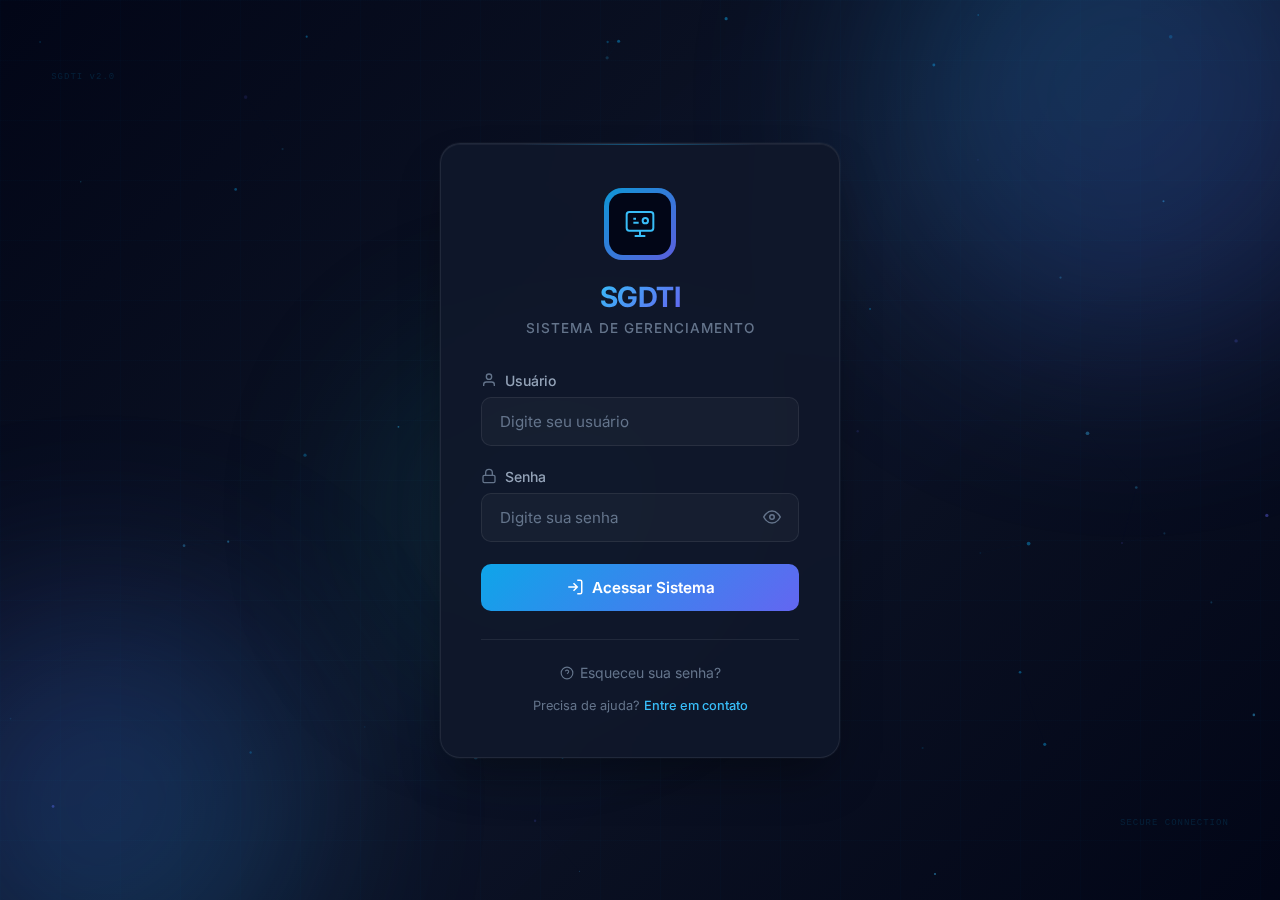
<file: usuarios.html>
<!DOCTYPE html>
<html lang="pt-BR">
<head>
    <meta charset="UTF-8">
    <meta name="viewport" content="width=device-width, initial-scale=1.0">
    <title>Gerenciamento de Usuários - Sistema COTEC 2026</title>
    <link href="https://fonts.googleapis.com/css2?family=Poppins:wght@300;400;500;600;700;800&display=swap" rel="stylesheet">
    <style>
        :root {
            --primary: #57bd9e;
            --primary-dark: #3d8b6a;
            --danger: #e53935;
            --bg-dark: #1a1a2e;
            --bg-darker: #16213e;
        }
        
        * {
            margin: 0;
            padding: 0;
            box-sizing: border-box;
        }
        
        body {
            font-family: 'Poppins', sans-serif;
            background: linear-gradient(135deg, var(--bg-dark), var(--bg-darker));
            min-height: 100vh;
            color: #333;
        }
        
        /* Header */
        .header {
            background: linear-gradient(135deg, var(--primary), var(--primary-dark));
            padding: 20px 30px;
            display: flex;
            justify-content: space-between;
            align-items: center;
            box-shadow: 0 4px 20px rgba(0,0,0,0.2);
        }
        
        .header h1 {
            color: white;
            font-size: 1.5rem;
            display: flex;
            align-items: center;
            gap: 10px;
        }
        
        .header-actions {
            display: flex;
            gap: 10px;
        }
        
        .btn {
            display: inline-flex;
            align-items: center;
            gap: 8px;
            padding: 10px 20px;
            border: none;
            border-radius: 10px;
            font-weight: 600;
            font-size: 0.9rem;
            cursor: pointer;
            transition: all 0.2s ease;
            text-decoration: none;
        }
        
        .btn-light {
            background: rgba(255,255,255,0.2);
            color: white;
        }
        
        .btn-light:hover {
            background: rgba(255,255,255,0.3);
        }
        
        .btn-primary {
            background: linear-gradient(135deg, var(--primary), var(--primary-dark));
            color: white;
        }
        
        .btn-primary:hover {
            transform: translateY(-2px);
            box-shadow: 0 4px 15px rgba(87, 189, 158, 0.4);
        }
        
        .btn-danger {
            background: linear-gradient(135deg, var(--danger), #c62828);
            color: white;
        }
        
        .btn-danger:hover {
            box-shadow: 0 4px 15px rgba(229, 57, 53, 0.4);
        }
        
        .btn-secondary {
            background: #e0e0e0;
            color: #333;
        }
        
        .btn-secondary:hover {
            background: #d0d0d0;
        }
        
        /* Container principal */
        .container {
            max-width: 1200px;
            margin: 30px auto;
            padding: 0 20px;
        }
        
        .card {
            background: white;
            border-radius: 16px;
            box-shadow: 0 10px 40px rgba(0,0,0,0.2);
            overflow: hidden;
        }
        
        .card-header {
            background: #f8f9fa;
            padding: 20px 25px;
            border-bottom: 1px solid #eee;
            display: flex;
            justify-content: space-between;
            align-items: center;
        }
        
        .card-header h2 {
            font-size: 1.2rem;
            color: #333;
        }
        
        .card-body {
            padding: 25px;
        }
        
        /* Tabela */
        .table-responsive {
            overflow-x: auto;
        }
        
        table {
            width: 100%;
            border-collapse: collapse;
        }
        
        th, td {
            padding: 14px 12px;
            text-align: left;
            border-bottom: 1px solid #eee;
        }
        
        th {
            background: #f8f9fa;
            font-weight: 700;
            color: #555;
            font-size: 0.85rem;
            text-transform: uppercase;
        }
        
        tr:hover {
            background: #f8f9fa;
        }
        
        .badge {
            display: inline-block;
            padding: 4px 12px;
            border-radius: 20px;
            font-size: 0.75rem;
            font-weight: 600;
        }
        
        .badge-admin {
            background: linear-gradient(135deg, #667eea, #764ba2);
            color: white;
        }
        
        .badge-user {
            background: #e3f2fd;
            color: #1976d2;
        }
        
        .badge-active {
            background: #e8f5e9;
            color: #2e7d32;
        }
        
        .badge-inactive {
            background: #ffebee;
            color: #c62828;
        }
        
        .btn-action {
            border: none;
            background: transparent;
            padding: 8px 12px;
            cursor: pointer;
            border-radius: 8px;
            transition: all 0.2s ease;
            font-size: 1.1rem;
        }
        
        .btn-action:hover {
            background: #eee;
            transform: scale(1.1);
        }
        
        /* Modal */
        .modal {
            position: fixed;
            inset: 0;
            background: rgba(0,0,0,0.5);
            display: none;
            align-items: center;
            justify-content: center;
            z-index: 1000;
            padding: 20px;
        }
        
        .modal.active {
            display: flex;
        }
        
        .modal-content {
            background: white;
            border-radius: 16px;
            width: 100%;
            max-width: 500px;
            max-height: 90vh;
            overflow: auto;
            box-shadow: 0 20px 60px rgba(0,0,0,0.3);
        }
        
        .modal-header {
            padding: 20px 25px;
            border-bottom: 1px solid #eee;
            display: flex;
            justify-content: space-between;
            align-items: center;
        }
        
        .modal-header h3 {
            color: var(--primary);
            font-size: 1.2rem;
        }
        
        .modal-close {
            border: none;
            background: transparent;
            font-size: 1.8rem;
            cursor: pointer;
            color: #999;
            line-height: 1;
        }
        
        .modal-close:hover {
            color: #333;
        }
        
        .modal-body {
            padding: 25px;
        }
        
        .form-group {
            margin-bottom: 18px;
        }
        
        .form-group label {
            display: block;
            margin-bottom: 8px;
            font-weight: 600;
            color: #333;
        }
        
        .form-control {
            width: 100%;
            padding: 12px 14px;
            border: 2px solid #e0e0e0;
            border-radius: 10px;
            font-size: 0.95rem;
            font-family: inherit;
            transition: border-color 0.2s ease;
        }
        
        .form-control:focus {
            outline: none;
            border-color: var(--primary);
        }
        
        .form-actions {
            display: flex;
            justify-content: flex-end;
            gap: 10px;
            margin-top: 25px;
            padding-top: 20px;
            border-top: 1px solid #eee;
        }
        
        /* Loading */
        .loading {
            text-align: center;
            padding: 40px;
            color: #999;
        }
        
        /* Empty state */
        .empty-state {
            text-align: center;
            padding: 60px 20px;
            color: #999;
        }
        
        .empty-state .icon {
            font-size: 4rem;
            margin-bottom: 15px;
        }
        
        /* Alert */
        .alert {
            padding: 15px 20px;
            border-radius: 10px;
            margin-bottom: 20px;
            display: none;
        }
        
        .alert.show {
            display: block;
        }
        
        .alert-success {
            background: #e8f5e9;
            color: #2e7d32;
            border: 1px solid #a5d6a7;
        }
        
        .alert-error {
            background: #ffebee;
            color: #c62828;
            border: 1px solid #ef9a9a;
        }
        
        /* Acesso negado */
        .access-denied {
            display: flex;
            flex-direction: column;
            align-items: center;
            justify-content: center;
            min-height: 80vh;
            text-align: center;
            color: white;
        }
        
        .access-denied .icon {
            font-size: 5rem;
            margin-bottom: 20px;
        }
        
        .access-denied h2 {
            margin-bottom: 10px;
        }
        
        .access-denied p {
            color: rgba(255,255,255,0.7);
            margin-bottom: 30px;
        }
        
        /* Responsivo */
        @media (max-width: 768px) {
            .header {
                flex-direction: column;
                gap: 15px;
                text-align: center;
            }
            
            .card-header {
                flex-direction: column;
                gap: 15px;
            }
            
            th, td {
                padding: 10px 8px;
                font-size: 0.85rem;
            }
        }
    </style>
    <script>
        // Verificar autenticação e permissão via localStorage
        (function() {
            var userData = localStorage.getItem('sgdti_user');
            
            if (!userData) {
                window.location.href = 'login.html';
                return;
            }
            
            try {
                var user = JSON.parse(userData);
                
                if (user.perfil !== 'admin') {
                    // Usuário não é admin - mostrar acesso negado
                    document.addEventListener('DOMContentLoaded', function() {
                        document.getElementById('main-content').style.display = 'none';
                        document.getElementById('access-denied').style.display = 'flex';
                    });
                } else {
                    window.currentUser = user;
                    document.addEventListener('DOMContentLoaded', function() {
                        document.getElementById('user-name').textContent = user.nome;
                        loadUsers();
                    });
                }
            } catch (e) {
                localStorage.removeItem('sgdti_user');
                window.location.href = 'login.html';
            }
        })();
    </script>
</head>
<body>
    <!-- Acesso Negado -->
    <div id="access-denied" class="access-denied" style="display: none;">
        <div class="icon">🚫</div>
        <h2>Acesso Negado</h2>
        <p>Você não tem permissão para acessar esta página.<br>Somente administradores podem gerenciar usuários.</p>
        <a href="index.html" class="btn btn-primary">← Voltar ao Sistema</a>
    </div>

    <!-- Conteúdo Principal -->
    <div id="main-content">
        <header class="header">
            <h1>👥 Gerenciamento de Usuários</h1>
            <div class="header-actions">
                <span style="color: white; margin-right: 10px;">Olá, <strong id="user-name">Admin</strong></span>
                <a href="index.html" class="btn btn-light">← Voltar ao Sistema</a>
            </div>
        </header>

        <div class="container">
            <div id="alert" class="alert"></div>
            
            <div class="card">
                <div class="card-header">
                    <h2>📋 Lista de Usuários</h2>
                    <button class="btn btn-primary" onclick="openCreateModal()">
                        <span>➕</span> Novo Usuário
                    </button>
                </div>
                <div class="card-body">
                    <div class="table-responsive">
                        <table>
                            <thead>
                                <tr>
                                    <th>Nome</th>
                                    <th>Usuário</th>
                                    <th>Email</th>
                                    <th>Perfil</th>
                                    <th>Status</th>
                                    <th>Último Acesso</th>
                                    <th>Ações</th>
                                </tr>
                            </thead>
                            <tbody id="users-table">
                                <tr>
                                    <td colspan="7" class="loading">Carregando usuários...</td>
                                </tr>
                            </tbody>
                        </table>
                    </div>
                </div>
            </div>
            
            <div style="margin-top: 30px; padding: 20px; background: rgba(255,255,255,0.1); border-radius: 12px; color: white;">
                <h3 style="margin-bottom: 15px;">📌 Níveis de Permissão</h3>
                <div style="display: grid; grid-template-columns: repeat(auto-fit, minmax(280px, 1fr)); gap: 20px;">
                    <div style="background: rgba(255,255,255,0.1); padding: 15px; border-radius: 10px;">
                        <h4 style="color: #667eea; margin-bottom: 8px;">👑 Administrador</h4>
                        <ul style="margin-left: 20px; color: rgba(255,255,255,0.8); font-size: 0.9rem;">
                            <li>Acesso total ao sistema</li>
                            <li>Pode adicionar, editar e excluir dados</li>
                            <li>Gerencia usuários e permissões</li>
                        </ul>
                    </div>
                    <div style="background: rgba(255,255,255,0.1); padding: 15px; border-radius: 10px;">
                        <h4 style="color: #1976d2; margin-bottom: 8px;">👤 Usuário</h4>
                        <ul style="margin-left: 20px; color: rgba(255,255,255,0.8); font-size: 0.9rem;">
                            <li>Acesso de leitura apenas</li>
                            <li>Pode visualizar todos os dados</li>
                            <li>Não pode adicionar, editar ou excluir</li>
                        </ul>
                    </div>
                </div>
            </div>
        </div>
    </div>

    <!-- Modal Criar/Editar Usuário -->
    <div id="userModal" class="modal">
        <div class="modal-content">
            <div class="modal-header">
                <h3 id="modal-title">Novo Usuário</h3>
                <button class="modal-close" onclick="closeModal()">&times;</button>
            </div>
            <div class="modal-body">
                <form id="userForm" onsubmit="saveUser(event)">
                    <input type="hidden" id="userId" value="">
                    
                    <div class="form-group">
                        <label for="nome">Nome Completo *</label>
                        <input type="text" id="nome" class="form-control" required placeholder="Digite o nome completo">
                    </div>
                    
                    <div class="form-group">
                        <label for="usuario">Usuário *</label>
                        <input type="text" id="usuario" class="form-control" required placeholder="Digite o nome de usuário">
                    </div>
                    
                    <div class="form-group">
                        <label for="email">Email *</label>
                        <input type="email" id="email" class="form-control" required placeholder="Digite o email">
                    </div>
                    
                    <div class="form-group">
                        <label for="senha">Senha <span id="senha-required">*</span></label>
                        <input type="password" id="senha" class="form-control" placeholder="Digite a senha">
                        <small id="senha-hint" style="color: #999; display: none;">Deixe em branco para manter a senha atual</small>
                    </div>
                    
                    <div class="form-group">
                        <label for="perfil">Perfil/Permissão *</label>
                        <select id="perfil" class="form-control" required>
                            <option value="usuario">👤 Usuário (somente leitura)</option>
                            <option value="admin">👑 Administrador (acesso total)</option>
                        </select>
                    </div>
                    
                    <div class="form-group" id="status-group" style="display: none;">
                        <label for="ativo">Status</label>
                        <select id="ativo" class="form-control">
                            <option value="1">✓ Ativo</option>
                            <option value="0">✗ Inativo</option>
                        </select>
                    </div>
                    
                    <div class="form-actions">
                        <button type="button" class="btn btn-secondary" onclick="closeModal()">Cancelar</button>
                        <button type="submit" class="btn btn-primary">💾 Salvar</button>
                    </div>
                </form>
            </div>
        </div>
    </div>

    <script>
        let users = [];
        let editingId = null;
        
        // Carregar usuários
        function loadUsers() {
            var user = JSON.parse(localStorage.getItem('sgdti_user') || '{}');
            
            fetch('api/autenticar.php', {
                method: 'POST',
                headers: { 'Content-Type': 'application/json' },
                body: JSON.stringify({ action: 'list_users', admin_id: user.id })
            })
            .then(r => r.json())
            .then(data => {
                if (data.success) {
                    users = data.data;
                    renderTable();
                } else {
                    showAlert('Erro ao carregar usuários: ' + data.error, 'error');
                }
            })
            .catch(err => {
                showAlert('Erro de conexão', 'error');
            });
        }
        
        // Renderizar tabela
        function renderTable() {
            const tbody = document.getElementById('users-table');
            
            if (!users || users.length === 0) {
                tbody.innerHTML = `
                    <tr>
                        <td colspan="7">
                            <div class="empty-state">
                                <div class="icon">👥</div>
                                <p>Nenhum usuário cadastrado</p>
                            </div>
                        </td>
                    </tr>
                `;
                return;
            }
            
            tbody.innerHTML = users.map(user => `
                <tr>
                    <td><strong>${user.nome || ''}</strong></td>
                    <td>${user.usuario || ''}</td>
                    <td>${user.email || ''}</td>
                    <td>
                        <span class="badge ${user.perfil === 'admin' ? 'badge-admin' : 'badge-user'}">
                            ${user.perfil === 'admin' ? '👑 Admin' : '👤 Usuário'}
                        </span>
                    </td>
                    <td>
                        <span class="badge ${user.ativo == 1 ? 'badge-active' : 'badge-inactive'}">
                            ${user.ativo == 1 ? '✓ Ativo' : '✗ Inativo'}
                        </span>
                    </td>
                    <td>${user.ultimo_acesso ? formatDate(user.ultimo_acesso) : 'Nunca'}</td>
                    <td>
                        <button class="btn-action" onclick="editUser(${user.id})" title="Editar">✏️</button>
                        <button class="btn-action" onclick="deleteUser(${user.id}, '${user.usuario}')" title="Excluir">🗑️</button>
                    </td>
                </tr>
            `).join('');
        }
        
        // Formatar data
        function formatDate(dateStr) {
            const date = new Date(dateStr);
            return date.toLocaleDateString('pt-BR') + ' ' + date.toLocaleTimeString('pt-BR', { hour: '2-digit', minute: '2-digit' });
        }
        
        // Abrir modal para criar
        function openCreateModal() {
            editingId = null;
            document.getElementById('modal-title').textContent = 'Novo Usuário';
            document.getElementById('userId').value = '';
            document.getElementById('nome').value = '';
            document.getElementById('usuario').value = '';
            document.getElementById('usuario').disabled = false;
            document.getElementById('email').value = '';
            document.getElementById('senha').value = '';
            document.getElementById('senha').required = true;
            document.getElementById('senha-required').style.display = 'inline';
            document.getElementById('senha-hint').style.display = 'none';
            document.getElementById('perfil').value = 'usuario';
            document.getElementById('status-group').style.display = 'none';
            document.getElementById('userModal').classList.add('active');
        }
        
        // Editar usuário
        function editUser(id) {
            const user = users.find(u => u.id == id);
            if (!user) return;
            
            editingId = id;
            document.getElementById('modal-title').textContent = 'Editar Usuário';
            document.getElementById('userId').value = user.id;
            document.getElementById('nome').value = user.nome;
            document.getElementById('usuario').value = user.usuario;
            document.getElementById('usuario').disabled = true;
            document.getElementById('email').value = user.email;
            document.getElementById('senha').value = '';
            document.getElementById('senha').required = false;
            document.getElementById('senha-required').style.display = 'none';
            document.getElementById('senha-hint').style.display = 'block';
            document.getElementById('perfil').value = user.perfil;
            document.getElementById('ativo').value = user.ativo;
            document.getElementById('status-group').style.display = 'block';
            document.getElementById('userModal').classList.add('active');
        }
        
        // Fechar modal
        function closeModal() {
            document.getElementById('userModal').classList.remove('active');
        }
        
        // Salvar usuário
        function saveUser(e) {
            e.preventDefault();
            
            const nome = document.getElementById('nome').value.trim();
            const usuario = document.getElementById('usuario').value.trim();
            const email = document.getElementById('email').value.trim();
            const senha = document.getElementById('senha').value;
            const perfil = document.getElementById('perfil').value;
            const ativo = document.getElementById('ativo').value;
            
            if (editingId) {
                // Atualizar
                const payload = {
                    action: 'update_user',
                    admin_id: window.currentUser.id,
                    id: editingId,
                    nome: nome,
                    email: email,
                    perfil: perfil,
                    ativo: parseInt(ativo)
                };
                
                if (senha) {
                    payload.nova_senha = senha;
                }
                
                fetch('api/autenticar.php', {
                    method: 'POST',
                    headers: { 'Content-Type': 'application/json' },
                    body: JSON.stringify(payload)
                })
                .then(r => r.json())
                .then(data => {
                    if (data.success) {
                        showAlert('Usuário atualizado com sucesso!', 'success');
                        closeModal();
                        loadUsers();
                    } else {
                        showAlert('Erro: ' + data.error, 'error');
                    }
                })
                .catch(() => showAlert('Erro de conexão', 'error'));
            } else {
                // Criar
                if (!senha) {
                    showAlert('A senha é obrigatória para novos usuários', 'error');
                    return;
                }
                
                fetch('api/autenticar.php', {
                    method: 'POST',
                    headers: { 'Content-Type': 'application/json' },
                    body: JSON.stringify({
                        action: 'create_user',
                        admin_id: window.currentUser.id,
                        nome: nome,
                        usuario: usuario,
                        email: email,
                        senha: senha,
                        perfil: perfil
                    })
                })
                .then(r => r.json())
                .then(data => {
                    if (data.success) {
                        showAlert('Usuário criado com sucesso!', 'success');
                        closeModal();
                        loadUsers();
                    } else {
                        showAlert('Erro: ' + data.error, 'error');
                    }
                })
                .catch(() => showAlert('Erro de conexão', 'error'));
            }
        }
        
        // Excluir usuário
        function deleteUser(id, username) {
            if (!confirm('Tem certeza que deseja excluir o usuário "' + username + '"?\n\nEsta ação não pode ser desfeita.')) {
                return;
            }
            
            fetch('api/autenticar.php', {
                method: 'POST',
                headers: { 'Content-Type': 'application/json' },
                body: JSON.stringify({ action: 'delete_user', admin_id: window.currentUser.id, id: id })
            })
            .then(r => r.json())
            .then(data => {
                if (data.success) {
                    showAlert('Usuário excluído com sucesso!', 'success');
                    loadUsers();
                } else {
                    showAlert('Erro: ' + data.error, 'error');
                }
            })
            .catch(() => showAlert('Erro de conexão', 'error'));
        }
        
        // Mostrar alerta
        function showAlert(message, type) {
            const alert = document.getElementById('alert');
            alert.textContent = message;
            alert.className = 'alert show alert-' + type;
            
            setTimeout(() => {
                alert.classList.remove('show');
            }, 5000);
        }
        
        // Fechar modal ao clicar fora
        document.getElementById('userModal').addEventListener('click', function(e) {
            if (e.target === this) closeModal();
        });
    </script>
</body>
</html>
</file>
<file: styles.css>
* {
    margin: 0;
    padding: 0;
    box-sizing: border-box;
}

body, html {
    margin: 0;
    padding: 0;
    width: 100%;
    height: 100%;
    overflow-x: hidden;
    font-family: 'Poppins', -apple-system, BlinkMacSystemFont, 'Segoe UI', sans-serif;
    background: var(--bg-primary);
    color: var(--text-primary);
}

/* Impressão: Ocultar menus, sidebar, botões e ajustar layout */
@media print {
    body, html {
        background: #fff !important;
        color: #000 !important;
    }
    .sidebar, .top-bar, .mobile-menu-btn, .sidebar-toggle, .theme-toggle, .header-actions, .view-mode-toggle, .btn-icon, .nav-menu, .sidebar-footer, .modal, .modal-content, .modal-close {
        display: none !important;
        visibility: hidden !important;
    }
    .main-content, .content-area, .tab-content.active {
        margin: 0 !important;
        padding: 0 !important;
        width: 100vw !important;
        max-width: 100vw !important;
        min-width: 0 !important;
        box-sizing: border-box !important;
        background: #fff !important;
        color: #000 !important;
    }
    .stats-grid, .dashboard-grid, .data-container, .data-table, .filters, .page-header, .stat-card, .dashboard-card, .data-card {
        box-shadow: none !important;
        background: #fff !important;
        color: #000 !important;
        border: 1px solid #bbb !important;
        page-break-inside: avoid;
    }
    .stat-card, .dashboard-card, .data-card {
        padding: 10px !important;
        margin-bottom: 10px !important;
    }
    .stat-icon, .card-badge, .nav-badge {
        color: #000 !important;
        -webkit-print-color-adjust: exact;
        print-color-adjust: exact;
    }
    a, a:visited {
        color: #000 !important;
        text-decoration: underline !important;
    }
    /* Evitar quebra de página em cards */
    .stat-card, .dashboard-card, .data-card, .data-table {
        page-break-inside: avoid;
        break-inside: avoid;
    }
    /* Ocultar elementos não essenciais */
    .modal, .modal-content, .modal-close, .empty-state, .print-hide {
        display: none !important;
    }
}
:root {
    --primary: #0066cc;
    --primary-dark: #004c99;
    --primary-light: #3385d6;
    --secondary: #1a365d;
    --accent: #0066cc;
    --success: #059669;
    --info: #0066cc;
    --danger: #dc2626;
    --primary-bg: #f5f7fa;
    --bg-primary: #f5f7fa;
    --bg-secondary: #ffffff;
    --bg-card: #ffffff;
    --sidebar-bg: #1a365d;
    --sidebar-active: #0066cc;
    --sidebar-hover: #234876;
    --sidebar-text: #e2e8f0;
    --text-primary: #1a202c;
    --text-secondary: #4a5568;
    --text-light: #ffffff;
    --border: #e2e8f0;
    --input-bg: #f5f7fa;
    --input-border: #e2e8f0;
    --shadow: 0 2px 8px rgba(0, 102, 204, 0.12);
    --tab-bg: #f5f7fa;
    --tab-active: #0066cc;
    --tab-hover: #e2e8f0;
    --filter-bg: #f5f7fa;
    --filter-border: #e2e8f0;
    --modal-bg: #ffffff;
    --modal-overlay: rgba(26, 54, 93, 0.5);
    --scrollbar-bg: #e2e8f0;
    --scrollbar-thumb: #0066cc;
    --logo-shadow: 0 2px 8px rgba(0, 102, 204, 0.12);
    transition: background 0.3s, color 0.3s;
}

body.dark-theme {
    --primary-bg: #0f172a;
    --bg-primary: #0f172a;
    --bg-secondary: #1e293b;
    --bg-card: #1e293b;
    --sidebar-bg: #0f172a;
    --sidebar-active: #0066cc;
    --sidebar-hover: #1e293b;
    --sidebar-text: #e2e8f0;
    --text-primary: #f8fafc;
    --text-secondary: #94a3b8;
    --text-light: #ffffff;
    --border: #334155;
    --input-bg: #1e293b;
    --input-border: #334155;
    --tab-bg: #1e293b;
    --tab-active: #0066cc;
    --tab-hover: #334155;
    --filter-bg: #1e293b;
    --filter-border: #334155;
    --modal-bg: #1e293b;
    --modal-overlay: rgba(15, 23, 42, 0.8);
    --scrollbar-bg: #334155;
    --scrollbar-thumb: #0066cc;
    --logo-shadow: 0 2px 8px rgba(0, 102, 204, 0.2);
}

/* Reset e Base */
* {
    margin: 0;
    padding: 0;
    box-sizing: border-box;
}

body {
    font-family: 'Poppins', -apple-system, BlinkMacSystemFont, 'Segoe UI', sans-serif;
    background: var(--bg-primary);
    color: var(--text-primary);
    line-height: 1.6;
    overflow-x: hidden;
    width: 100%;
}

html {
    overflow-x: hidden;
    width: 100%;
}

/* App Container Base */
.app-container {
    display: flex;
    min-height: 100vh;
    width: 100%;
    overflow-x: hidden;
}

/* Main Content Base */
.main-content {
    flex: 1;
    margin-left: 280px;
    padding: 30px;
    background: var(--bg-primary);
    min-height: 100vh;
    transition: margin 0.3s ease;
}

.content-area {
    width: 100%;
    max-width: 1400px;
    margin: 0 auto;
}

/* Sidebar */
.sidebar {
    width: 280px;
    background: var(--sidebar-bg);
    border-right: 1px solid var(--border);
    display: flex;
    flex-direction: column;
    position: fixed;
    height: 100vh;
    z-index: 100;
    transition: all 0.3s ease;
}

.logo-section {
    padding: 24px 20px;
    border-bottom: 1px solid rgba(255, 255, 255, 0.1);
    background: linear-gradient(135deg, #1a365d 0%, #0d1b2a 100%);
}

.logo {
    display: flex;
    align-items: center;
    gap: 14px;
}

.logo-icon-wrapper {
    width: 48px;
    height: 48px;
    background: linear-gradient(135deg, #0066cc 0%, #004c99 100%);
    border-radius: 12px;
    display: flex;
    align-items: center;
    justify-content: center;
    box-shadow: 0 4px 12px rgba(0, 102, 204, 0.3);
}

.logo-svg {
    width: 28px;
    height: 28px;
    color: white;
}

.logo-icon {
    font-size: 2.5em;
    animation: float 3s ease-in-out infinite;
}

@keyframes float {
    0%, 100% { transform: translateY(0); }
    50% { transform: translateY(-5px); }
}

.logo-text h1 {
    font-size: 1.4em;
    font-weight: 700;
    color: #ffffff;
    margin: 0;
    letter-spacing: -0.5px;
}

.logo-text span {
    color: rgba(255, 255, 255, 0.7);
    font-size: 0.75em;
    font-weight: 400;
}

.nav-menu {
    flex: 1;
    padding: 20px 15px;
    overflow-y: auto;
    background: var(--sidebar-bg);
}

.nav-item {
    display: flex;
    align-items: center;
    gap: 12px;
    padding: 14px 16px;
    margin-bottom: 6px;
    border-radius: 10px;
    border: none;
    background: transparent;
    color: var(--sidebar-text, rgba(255, 255, 255, 0.8));
    font-size: 0.92em;
    font-weight: 500;
    cursor: pointer;
    transition: all 0.2s ease;
    width: 100%;
    text-align: left;
    position: relative;
}

.nav-item:hover {
    background: var(--sidebar-hover);
    color: #ffffff;
}

.nav-item.active {
    background: var(--primary);
    color: white;
    box-shadow: 0 4px 12px rgba(0, 102, 204, 0.3);
}

.nav-icon {
    font-size: 1.4em;
}

.nav-label {
    flex: 1;
}

.nav-badge {
    background: rgba(255, 255, 255, 0.2);
    padding: 3px 10px;
    border-radius: 20px;
    font-size: 0.75em;
    font-weight: 700;
}

/* Badge de status para emails */
.badge-success {
    background: #059669;
    color: white;
    padding: 4px 12px;
    border-radius: 12px;
    font-size: 0.85em;
    font-weight: 600;
}

.badge-warning {
    background: #d97706;
    color: white;
    padding: 4px 12px;
    border-radius: 12px;
    font-size: 0.85em;
    font-weight: 600;
}

.sidebar-footer {
    padding: 20px;
    border-top: 1px solid rgba(255, 255, 255, 0.1);
    background: var(--sidebar-bg);
}

.theme-toggle {
    width: 100%;
    display: flex;
    align-items: center;
    gap: 10px;
    padding: 12px;
    border: 1px solid rgba(255, 255, 255, 0.2);
    border-radius: 10px;
    background: rgba(255, 255, 255, 0.05);
    color: var(--sidebar-text, rgba(255, 255, 255, 0.8));
    cursor: pointer;
    transition: all 0.2s ease;
    font-weight: 500;
}

.theme-toggle:hover {
    background: var(--primary);
    color: white;
    border-color: transparent;
}

/* Main Content */
.main-content {
    flex: 1;
    margin-left: 280px;
    display: flex;
    flex-direction: column;
}

.top-bar {
    background: var(--bg-secondary);
    border-bottom: 1px solid var(--border);
    padding: 20px 30px;
    display: flex;
    align-items: center;
    justify-content: space-between;
    gap: 20px;
    position: sticky;
    top: 0;
    z-index: 50;
}

.search-section {
    flex: 1;
    max-width: 600px;
}

.search-box {
    position: relative;
    display: flex;
    align-items: center;
}

.search-icon {
    position: absolute;
    left: 15px;
    font-size: 1.2em;
    color: var(--text-secondary);
}

#globalSearch {
    width: 100%;
    padding: 12px 20px 12px 45px;
    background: var(--bg-primary);
    border: 2px solid var(--border);
    border-radius: 12px;
    color: var(--text-primary);
    font-size: 0.95em;
    transition: all 0.3s ease;
}

#globalSearch:focus {
    outline: none;
    border-color: var(--primary);
    box-shadow: 0 0 0 4px rgba(99, 102, 241, 0.1);
}

.header-actions {
    display: flex;
    align-items: center;
    gap: 12px;
}

.btn-icon {
    padding: 10px 16px;
    background: var(--bg-primary);
    border: 1px solid var(--border);
    border-radius: 10px;
    font-size: 1.2em;
    cursor: pointer;
    transition: all 0.3s ease;
}

.btn-icon:hover {
    background: linear-gradient(135deg, var(--primary), var(--secondary));
    border-color: transparent;
    transform: translateY(-2px);
    box-shadow: 0 4px 12px rgba(99, 102, 241, 0.3);
}

.view-mode-toggle {
    display: flex;
    background: var(--bg-primary);
    border: 1px solid var(--border);
    border-radius: 10px;
    overflow: hidden;
}

.view-btn {
    padding: 10px 16px;
    background: transparent;
    border: none;
    font-size: 1.2em;
    cursor: pointer;
    transition: all 0.3s ease;
    color: var(--text-secondary);
}

.view-btn.active {
    background: linear-gradient(135deg, var(--primary), var(--secondary));
    color: white;
}

/* Content Area */
.content-area {
    flex: 1;
    padding: 30px;
    overflow-y: auto;
}

.tab-content {
    display: none;
    animation: fadeIn 0.3s ease;
}

.tab-content.active {
    display: block;
}

@keyframes fadeIn {
    from {
        opacity: 0;
        transform: translateY(10px);
    }
    to {
        opacity: 1;
        transform: translateY(0);
    }
}

.page-header {
    margin-bottom: 30px;
}

.page-header h2 {
    font-size: 2em;
    font-weight: 700;
    margin-bottom: 8px;
}

.page-header p {
    color: var(--text-secondary);
    font-size: 1.05em;
}

/* Stats Grid */
.stats-grid {
    display: grid;
    grid-template-columns: repeat(auto-fit, minmax(250px, 1fr));
    gap: 20px;
    margin-bottom: 30px;
}

.stat-card {
    background: var(--bg-card);
    border: 1px solid var(--border);
    border-radius: 16px;
    padding: 25px;
    display: flex;
    flex-direction: column;
    align-items: center;
    justify-content: center;
    gap: 15px;
    transition: all 0.3s ease;
    position: relative;
    overflow: hidden;
    min-height: 160px;
    text-align: center;
}

.stat-card::before {
    content: '';
    position: absolute;
    top: 0;
    left: 0;
    width: 100%;
    height: 4px;
    background: linear-gradient(90deg, var(--primary), var(--primary-light));
}

.stat-card.gradient-1::before {
    background: linear-gradient(90deg, #0066cc, #3385d6);
}

.stat-card.gradient-2::before {
    background: linear-gradient(90deg, #004c99, #0066cc);
}

.stat-card.gradient-3::before {
    background: linear-gradient(90deg, #1a365d, #2d4a6f);
}

.stat-card.gradient-4::before {
    background: linear-gradient(90deg, #0066cc, #60a5fa);
}

.stat-card.gradient-5::before {
    background: linear-gradient(90deg, #059669, #10b981);
}

.stat-card.gradient-6::before {
    background: linear-gradient(90deg, #7c3aed, #8b5cf6);
}

.stat-card.gradient-7::before {
    background: linear-gradient(90deg, #d97706, #f59e0b);
}

.stat-card:hover {
    transform: translateY(-5px);
    box-shadow: 0 10px 30px var(--shadow);
}

.stat-icon {
    font-size: 3em;
    margin-bottom: 5px;
    line-height: 1;
    display: flex;
    align-items: center;
    justify-content: center;
}

.stat-info {
    width: 100%;
    text-align: center;
    display: flex;
    flex-direction: column;
    align-items: center;
    justify-content: center;
}

.stat-info h3 {
    font-size: 2.5em;
    font-weight: 800;
    margin-bottom: 5px;
    line-height: 1.2;
}

.stat-info p {
    color: var(--text-secondary);
    font-size: 0.95em;
    word-wrap: break-word;
    overflow-wrap: break-word;
    hyphens: auto;
    line-height: 1.4;
}

/* Botão Mobile - Oculto por padrão */
.mobile-menu-btn {
    display: none !important;
}

@media (max-width: 900px) {
    .mobile-menu-btn {
        display: block !important;
        position: fixed;
        top: 12px;
        left: 12px;
        z-index: 10000;
        background: var(--bg-card);
        border: 2px solid var(--border);
        border-radius: 12px;
        width: 48px;
        height: 48px;
        display: flex;
        align-items: center;
        justify-content: center;
        box-shadow: 0 4px 12px rgba(0,0,0,0.15);
        cursor: pointer;
        transition: all 0.3s ease;
    }
    
    .mobile-menu-btn span {
        font-size: 1.6em;
        color: var(--text-primary);
        transition: all 0.3s ease;
        display: inline-block;
    }
    
    .mobile-menu-btn:active {
        transform: scale(0.9);
    }
    
    .mobile-menu-btn.active {
        background: var(--primary);
        border-color: var(--primary);
    }
    
    .mobile-menu-btn.active span {
        color: white;
        transform: rotate(90deg);
    }
}

/* Dashboard Grid */
.dashboard-grid {
    display: grid;
    grid-template-columns: repeat(auto-fit, minmax(400px, 1fr));
    gap: 20px;
    margin-top: 30px;
}

.dashboard-card {
    background: var(--bg-card);
    border: 1px solid var(--border);
    border-radius: 16px;
    padding: 25px;
}

.dashboard-card h3 {
    font-size: 1.3em;
    margin-bottom: 20px;
}

/* Abas de cidade */
.city-tabs {
    display: flex;
    flex-wrap: wrap;
    gap: 8px;
    margin-bottom: 15px;
}

.city-tab {
    padding: 8px 14px;
    border: none;
    background: var(--bg-primary);
    border-radius: 20px;
    cursor: pointer;
    font-size: 0.85em;
    font-weight: 600;
    color: var(--text-secondary);
    transition: all 0.3s ease;
}

.city-tab:hover {
    background: linear-gradient(135deg, rgba(87, 189, 158, 0.2), rgba(99, 102, 241, 0.2));
    color: var(--text-primary);
}

.city-tab.active {
    background: linear-gradient(135deg, var(--primary), var(--secondary));
    color: white;
}

.city-hint {
    margin-top: 12px;
    font-size: 0.8em;
    color: var(--text-secondary);
    text-align: center;
    opacity: 0.7;
}

.city-empty {
    text-align: center;
    padding: 20px;
    color: var(--text-secondary);
    font-style: italic;
}

.city-list {
    display: flex;
    flex-direction: column;
    gap: 12px;
    max-height: 400px;
    overflow-y: auto;
}

.city-item {
    display: flex;
    justify-content: space-between;
    align-items: center;
    padding: 12px;
    background: var(--bg-primary);
    border-radius: 10px;
    transition: all 0.3s ease;
}

.city-item:hover {
    transform: translateX(5px);
    background: linear-gradient(135deg, rgba(99, 102, 241, 0.1), rgba(139, 92, 246, 0.1));
}

.city-name {
    font-weight: 600;
}

.city-count {
    background: linear-gradient(135deg, var(--primary), var(--secondary));
    color: white;
    padding: 5px 12px;
    border-radius: 20px;
    font-size: 0.85em;
    font-weight: 700;
}

.status-overview {
    display: flex;
    flex-direction: column;
    gap: 15px;
}

.status-item {
    display: flex;
    align-items: center;
    gap: 12px;
    padding: 15px;
    background: var(--bg-primary);
    border-radius: 10px;
}

.status-dot {
    width: 12px;
    height: 12px;
    border-radius: 50%;
}

.status-dot.success {
    background: var(--success);
    box-shadow: 0 0 10px var(--success);
}

.status-dot.info {
    background: var(--info);
    box-shadow: 0 0 10px var(--info);
}

.status-item span {
    flex: 1;
}

.status-item strong {
    color: var(--primary);
}

/* Filters */
.filters {
    display: flex;
    gap: 15px;
    margin-bottom: 25px;
    flex-wrap: wrap;
}

.filter-select {
    padding: 12px 16px;
    background: var(--bg-card);
    border: 1px solid var(--border);
    border-radius: 10px;
    color: var(--text-primary);
    font-size: 0.95em;
    font-weight: 500;
    cursor: pointer;
    transition: all 0.3s ease;
    min-width: 200px;
}

.filter-select:hover {
    border-color: var(--primary);
}

.filter-select:focus {
    outline: none;
    border-color: var(--primary);
    box-shadow: 0 0 0 4px rgba(99, 102, 241, 0.1);
}

/* Botão Exportar Excel */
.btn-export-excel {
    display: inline-flex;
    align-items: center;
    gap: 8px;
    padding: 12px 20px;
    background: linear-gradient(135deg, #217346 0%, #1e6b40 100%);
    color: white;
    border: none;
    border-radius: 10px;
    font-size: 0.95em;
    font-weight: 600;
    cursor: pointer;
    transition: all 0.3s ease;
    box-shadow: 0 4px 15px rgba(33, 115, 70, 0.3);
}

.btn-export-excel:hover {
    background: linear-gradient(135deg, #1e6b40 0%, #185a36 100%);
    transform: translateY(-2px);
    box-shadow: 0 6px 20px rgba(33, 115, 70, 0.4);
}

.btn-export-excel:active {
    transform: translateY(0);
    box-shadow: 0 2px 10px rgba(33, 115, 70, 0.3);
}

.btn-export-excel span {
    font-size: 1.1em;
}

/* Animações para mensagens de sucesso */
@keyframes slideIn {
    from {
        opacity: 0;
        transform: translateX(100px);
    }
    to {
        opacity: 1;
        transform: translateX(0);
    }
}

@keyframes slideOut {
    from {
        opacity: 1;
        transform: translateX(0);
    }
    to {
        opacity: 0;
        transform: translateX(100px);
    }
}

/* Data Container */
.data-container {
    display: grid;
    grid-template-columns: repeat(auto-fill, minmax(350px, 1fr));
    gap: 20px;
}

.data-container.table-view {
    grid-template-columns: 1fr;
}

/* Data Cards */
.data-card {
    background: var(--bg-card);
    border: 1px solid var(--border);
    border-radius: 16px;
    padding: 25px;
    transition: all 0.3s ease;
    cursor: pointer;
}

.data-card:hover {
    transform: translateY(-5px);
    box-shadow: 0 10px 30px var(--shadow);
    border-color: var(--primary);
}

.card-header {
    display: flex;
    justify-content: space-between;
    align-items: flex-start;
    margin-bottom: 20px;
    padding-bottom: 15px;
    border-bottom: 1px solid var(--border);
}

.card-title {
    font-size: 1.1em;
    font-weight: 700;
    color: var(--text-primary);
}

.card-badge {
    padding: 6px 12px;
    background: linear-gradient(135deg, var(--primary), var(--secondary));
    color: white;
    border-radius: 20px;
    font-size: 0.8em;
    font-weight: 600;
}

.card-body {
    display: flex;
    flex-direction: column;
    gap: 12px;
}

.card-field {
    display: flex;
    flex-direction: column;
    gap: 5px;
}

.card-field-label {
    color: var(--text-secondary);
    font-size: 0.85em;
    font-weight: 600;
    text-transform: uppercase;
}

.card-field-value {
    color: var(--text-primary);
    font-weight: 500;
    word-break: break-word;
}

/* Table View */
.table-wrapper {
    width: 100%;
    overflow-x: auto;
    -webkit-overflow-scrolling: touch;
}

.data-table {
    width: 100%;
    background: var(--bg-card);
    border: 1px solid var(--border);
    border-radius: 16px;
    overflow: hidden;
}

.data-table table {
    width: 100%;
    border-collapse: collapse;
}

.data-table thead {
    background: var(--bg-primary);
}

.data-table th {
    padding: 16px;
    text-align: left;
    font-weight: 700;
    color: var(--text-primary);
    border-bottom: 2px solid var(--border);
    white-space: nowrap;
}

.data-table tbody tr {
    transition: all 0.2s ease;
    border-bottom: 1px solid var(--border);
    cursor: pointer;
}

.data-table tbody tr:hover {
    background: var(--bg-primary);
}

.data-table td {
    padding: 16px;
    color: var(--text-primary);
}

/* Modal */
.modal {
    display: none;
    position: fixed;
    top: 0;
    left: 0;
    width: 100%;
    height: 100%;
    background: rgba(0, 0, 0, 0.7);
    backdrop-filter: blur(5px);
    z-index: 1000;
    animation: fadeIn 0.3s ease;
}

.modal.show {
    display: flex;
    align-items: center;
    justify-content: center;
}

.modal-content {
    position: relative;
    background: var(--bg-card);
    padding: 40px;
    width: 90%;
    max-width: 700px;
    max-height: 80vh;
    border-radius: 20px;
    box-shadow: 0 20px 60px rgba(0, 0, 0, 0.5);
    overflow-y: auto;
    animation: slideUp 0.3s ease;
}

@keyframes slideUp {
    from {
        transform: translateY(50px);
        opacity: 0;
    }
    to {
        transform: translateY(0);
        opacity: 1;
    }
}

.modal-close {
    position: absolute;
    top: 20px;
    right: 25px;
    font-size: 2em;
    background: none;
    border: none;
    color: var(--text-secondary);
    cursor: pointer;
    transition: all 0.3s ease;
}

.modal-close:hover {
    color: var(--danger);
    transform: rotate(90deg);
}

.modal-field {
    margin-bottom: 20px;
    padding-bottom: 20px;
    border-bottom: 1px solid var(--border);
}

.modal-field:last-child {
    border-bottom: none;
}

.modal-field-label {
    color: var(--text-secondary);
    font-size: 0.85em;
    font-weight: 700;
    text-transform: uppercase;
    margin-bottom: 8px;
}

.modal-field-value {
    color: var(--text-primary);
    font-size: 1.05em;
    line-height: 1.6;
}

/* Scrollbar */
::-webkit-scrollbar {
    width: 8px;
    height: 8px;
}

::-webkit-scrollbar-track {
    background: var(--bg-primary);
}

::-webkit-scrollbar-thumb {
    background: var(--border);
    border-radius: 4px;
}

::-webkit-scrollbar-thumb:hover {
    background: var(--primary);
}

/* Responsive */
@media (max-width: 1024px) {
    .sidebar {
        width: 240px;
    }
    
    .main-content {
        margin-left: 240px;
    }
}

@media (max-width: 900px) {
    /* Base Mobile */
    body, html {
        overflow-x: hidden !important;
        width: 100% !important;
        max-width: 100% !important;
    }
    
    .app-container {
        width: 100% !important;
        overflow-x: hidden !important;
    }
    
    /* Sidebar Mobile */
    .sidebar {
        position: fixed;
        left: 0;
        top: 0;
        width: 280px;
        max-width: 80vw;
        height: 100vh;
        max-height: 100vh;
        z-index: 9999;
        transform: translateX(-100%);
        transition: transform 0.3s ease;
        box-shadow: 4px 0 12px rgba(0,0,0,0.15);
        display: flex;
        flex-direction: column;
        overflow: hidden;
    }
    
    .sidebar.open {
        transform: translateX(0);
    }
    
    /* Nav Menu Mobile - Scrollable */
    .sidebar .nav-menu {
        flex: 1;
        overflow-y: auto;
        overflow-x: hidden;
        padding-bottom: 100px;
        -webkit-overflow-scrolling: touch;
    }
    
    /* Logo Section Mobile */
    .sidebar .logo-section {
        flex-shrink: 0;
    }
    
    /* Main Content Mobile */
    .main-content {
        margin-left: 0 !important;
        width: 100% !important;
        padding: 70px 12px 20px 12px !important;
        min-height: 100vh;
    }
    
    .content-area {
        width: 100% !important;
        overflow-x: hidden !important;
    }
    
    /* Top Bar */
    .top-bar {
        width: 100% !important;
        padding: 10px !important;
        flex-direction: column;
        gap: 10px;
    }
    
    .header-actions {
        width: 100% !important;
        justify-content: center;
        flex-wrap: wrap;
    }
    
    /* Page Header */
    .page-header {
        margin-bottom: 20px;
        padding: 0 4px;
    }
    
    .page-header h2 {
        font-size: 1.6em !important;
        line-height: 1.3;
    }
    
    .page-header p {
        font-size: 0.95em;
    }
    
    /* Stats Grid - Cards do Dashboard */
    .stats-grid {
        grid-template-columns: 1fr !important;
        gap: 14px !important;
        padding: 0 !important;
        margin-bottom: 20px;
    }
    
    .stat-card {
        width: 100% !important;
        min-height: 150px !important;
        padding: 22px 16px !important;
        display: flex !important;
        flex-direction: column !important;
        align-items: center !important;
        justify-content: center !important;
        text-align: center !important;
        gap: 12px !important;
    }
    
    .stat-icon {
        font-size: 3em !important;
        line-height: 1 !important;
        margin: 0 !important;
        width: 100% !important;
        display: flex !important;
        align-items: center !important;
        justify-content: center !important;
    }
    
    .stat-info {
        width: 100% !important;
        display: flex !important;
        flex-direction: column !important;
        align-items: center !important;
        justify-content: center !important;
    }
    
    .stat-info h3 {
        font-size: 2.2em !important;
        line-height: 1.2 !important;
        margin: 0 !important;
        width: 100% !important;
        text-align: center !important;
    }
    
    .stat-info p {
        font-size: 1em !important;
        line-height: 1.4 !important;
        margin: 0 !important;
        width: 100% !important;
        text-align: center !important;
        padding: 0 10px !important;
    }
    
    /* Dashboard Grid */
    .dashboard-grid {
        grid-template-columns: 1fr !important;
        gap: 14px;
    }
    
    .dashboard-card {
        padding: 18px !important;
    }
    
    /* Data Container */
    .data-container {
        grid-template-columns: 1fr !important;
        gap: 14px !important;
    }
    
    .data-card {
        padding: 18px !important;
    }
    
    .card-header {
        flex-direction: column;
        align-items: flex-start;
        gap: 8px;
    }
    
    .card-body {
        gap: 10px;
    }
    
    /* Filtros */
    .filters {
        flex-direction: column !important;
        gap: 10px !important;
        width: 100% !important;
        margin-bottom: 16px;
    }
    
    .filter-select,
    input[type="text"],
    #emailSearchFilter {
        width: 100% !important;
        max-width: 100% !important;
        font-size: 16px !important;
        padding: 12px 14px !important;
    }
    
    /* Tabelas */
    .table-wrapper {
        width: calc(100% + 24px) !important;
        overflow-x: auto !important;
        -webkit-overflow-scrolling: touch !important;
        margin: 0 -12px !important;
        padding: 0 12px !important;
    }
    
    .data-table {
        min-width: 650px;
        font-size: 0.88em;
    }
    
    .data-table th,
    .data-table td {
        padding: 12px 10px;
        font-size: 0.92em;
    }
    
    /* Modal */
    .modal-content {
        width: 92% !important;
        max-width: 92% !important;
        max-height: 85vh;
        padding: 20px 16px !important;
        margin: 20px auto;
    }
    
    /* View Buttons */
    .view-mode-toggle {
        gap: 6px;
    }
    
    .view-btn {
        padding: 10px 14px;
        font-size: 1em;
    }
    
    .btn-icon {
        padding: 10px;
    }
    
    /* Botão Mobile Menu */
    .mobile-menu-btn {
        display: flex !important;
        position: fixed !important;
        top: 14px !important;
        left: 14px !important;
        z-index: 10000 !important;
        width: 50px !important;
        height: 50px !important;
        background: var(--bg-card) !important;
        border: 2px solid var(--border) !important;
        border-radius: 12px !important;
        align-items: center !important;
        justify-content: center !important;
        box-shadow: 0 4px 12px rgba(0,0,0,0.12) !important;
        cursor: pointer !important;
        transition: all 0.3s ease !important;
    }
    
    .mobile-menu-btn span {
        font-size: 1.7em !important;
        color: var(--text-primary) !important;
        transition: all 0.3s ease !important;
    }
    
    .mobile-menu-btn:active {
        transform: scale(0.92) !important;
    }
    
    .mobile-menu-btn.active {
        background: var(--primary) !important;
        border-color: var(--primary) !important;
    }
    
    .mobile-menu-btn.active span {
        color: white !important;
        transform: rotate(90deg) !important;
    }
}

/* Loading */
.loading {
    display: flex;
    align-items: center;
    justify-content: center;
    padding: 60px;
}

.spinner {
    width: 50px;
    height: 50px;
    border: 4px solid var(--border);
    border-top: 4px solid var(--primary);
    border-radius: 50%;
    animation: spin 1s linear infinite;
}

@keyframes spin {
    0% { transform: rotate(0deg); }
    100% { transform: rotate(360deg); }
}

.empty-state {
    text-align: center;
    padding: 80px 20px;
    color: var(--text-secondary);
}

.empty-state h3 {
    font-size: 1.5em;
    margin-bottom: 10px;
    color: var(--text-primary);
}

/* =============================================
   VIGÊNCIAS INTERNETS - Estilos específicos
   ============================================= */

.vigencias-summary {
    margin-bottom: 20px;
}

.vigencias-stats {
    display: flex;
    flex-wrap: wrap;
    gap: 15px;
    padding: 15px;
    background: var(--bg-secondary);
    border-radius: 12px;
    box-shadow: 0 2px 10px rgba(0,0,0,0.1);
}

.vigencias-stats .stat-item {
    flex: 1;
    min-width: 120px;
    text-align: center;
    padding: 15px;
    border-radius: 10px;
    background: var(--bg-primary);
    transition: transform 0.2s ease;
}

.vigencias-stats .stat-item:hover {
    transform: translateY(-2px);
}

.vigencias-stats .stat-number {
    display: block;
    font-size: 1.8em;
    font-weight: 700;
    color: var(--text-primary);
}

.vigencias-stats .stat-label {
    display: block;
    font-size: 0.85em;
    color: var(--text-secondary);
    margin-top: 5px;
}

.vigencias-stats .stat-total {
    border-left: 4px solid var(--primary);
}

.vigencias-stats .stat-ok {
    border-left: 4px solid #28a745;
}

.vigencias-stats .stat-pendente {
    border-left: 4px solid #ffc107;
}

.vigencias-stats .stat-problema {
    border-left: 4px solid #dc3545;
}

.vigencias-stats .stat-valor {
    border-left: 4px solid #17a2b8;
    min-width: 180px;
}

.vigencias-stats .stat-valor .stat-number {
    font-size: 1.4em;
    color: #17a2b8;
}

.vigencias-stats .stat-valor-anual {
    border-left: 4px solid #6f42c1;
    min-width: 200px;
}

.vigencias-stats .stat-valor-anual .stat-number {
    font-size: 1.4em;
    color: #6f42c1;
}

/* Cards de Vigências */
.vigencia-card {
    border-left: 4px solid var(--border);
    transition: all 0.3s ease;
}

.vigencia-card.status-ok {
    border-left-color: #28a745;
}

.vigencia-card.status-pendente {
    border-left-color: #ffc107;
}

.vigencia-card.status-erro {
    border-left-color: #dc3545;
}

.vigencia-card .valor-destaque {
    font-weight: 700;
    color: #17a2b8;
    font-size: 1.1em;
}

.vigencia-card .obs-field {
    margin-top: 10px;
    padding-top: 10px;
    border-top: 1px dashed var(--border);
}

/* Tabela de Vigências */
.vigencias-table tr.row-ok {
    background-color: rgba(40, 167, 69, 0.08);
}

.vigencias-table tr.row-pendente {
    background-color: rgba(255, 193, 7, 0.08);
}

.vigencias-table tr.row-erro {
    background-color: rgba(220, 53, 69, 0.08);
}

.vigencias-table .valor-destaque {
    font-weight: 600;
    color: #17a2b8;
}

/* Modal de Detalhes - Vigências */
.detail-header {
    display: flex;
    align-items: center;
    justify-content: space-between;
    margin-bottom: 20px;
    padding-bottom: 15px;
    border-bottom: 2px solid var(--border);
}

.detail-header h2 {
    margin: 0;
    font-size: 1.4em;
    color: var(--text-primary);
}

.detail-badge {
    padding: 6px 12px;
    border-radius: 20px;
    font-size: 0.85em;
    font-weight: 600;
    background: var(--bg-secondary);
}

.detail-grid {
    display: grid;
    grid-template-columns: repeat(auto-fit, minmax(200px, 1fr));
    gap: 20px;
}

.detail-item {
    display: flex;
    flex-direction: column;
    gap: 5px;
}

.detail-item.full-width {
    grid-column: 1 / -1;
}

.detail-item label {
    font-size: 0.8em;
    color: var(--text-secondary);
    font-weight: 500;
    text-transform: uppercase;
    letter-spacing: 0.5px;
}

.detail-item span {
    font-size: 1em;
    color: var(--text-primary);
}

.detail-item .valor-destaque {
    font-size: 1.2em;
    font-weight: 700;
    color: #17a2b8;
}

/* Responsivo - Vigências */
@media (max-width: 768px) {
    .vigencias-stats {
        flex-direction: column;
    }
    
    .vigencias-stats .stat-item {
        min-width: 100%;
    }
    
    .detail-header {
        flex-direction: column;
        align-items: flex-start;
        gap: 10px;
    }
}

/* =============================================
   ESTILOS - ESCALA DE VIAGENS
   ============================================= */

/* Card de Viagem */
.viagem-card {
    border-left: 4px solid var(--primary);
    transition: all 0.3s ease;
}

.viagem-card.status-ok {
    border-left-color: #28a745;
    background: linear-gradient(135deg, rgba(40, 167, 69, 0.05) 0%, var(--bg-card) 100%);
}

.viagem-card.status-erro {
    border-left-color: #dc3545;
    background: linear-gradient(135deg, rgba(220, 53, 69, 0.05) 0%, var(--bg-card) 100%);
}

.viagem-card.status-andamento {
    border-left-color: #17a2b8;
    background: linear-gradient(135deg, rgba(23, 162, 184, 0.05) 0%, var(--bg-card) 100%);
}

.viagem-card.status-pendente {
    border-left-color: #ffc107;
    background: linear-gradient(135deg, rgba(255, 193, 7, 0.05) 0%, var(--bg-card) 100%);
}

/* Destino em destaque */
.destino-destaque {
    font-weight: 700;
    color: var(--primary-dark);
    font-size: 1.1em;
}

/* Campo de motivo */
.motivo-field {
    grid-column: 1 / -1;
    background: rgba(87, 189, 158, 0.05);
    padding: 10px;
    border-radius: 8px;
    margin-top: 8px;
}

/* Resumo de Viagens */
.viagens-summary {
    margin-bottom: 20px;
}

.viagens-summary .summary-cards {
    display: flex;
    flex-wrap: wrap;
    gap: 15px;
    justify-content: flex-start;
}

.viagens-summary .summary-card {
    display: flex;
    align-items: center;
    gap: 12px;
    padding: 12px 18px;
    border-radius: 12px;
    background: var(--bg-card);
    box-shadow: var(--shadow);
    min-width: 150px;
    transition: transform 0.2s ease, box-shadow 0.2s ease;
}

.viagens-summary .summary-card:hover {
    transform: translateY(-2px);
    box-shadow: 0 4px 12px rgba(0, 0, 0, 0.1);
}

.viagens-summary .summary-icon {
    font-size: 1.8em;
}

.viagens-summary .summary-info {
    display: flex;
    flex-direction: column;
}

.viagens-summary .summary-value {
    font-size: 1.4em;
    font-weight: 700;
    color: var(--text-primary);
}

.viagens-summary .summary-label {
    font-size: 0.75em;
    color: var(--text-secondary);
    text-transform: uppercase;
    letter-spacing: 0.5px;
}

/* Cores dos cards de resumo */
.summary-agendada {
    border-left: 4px solid #ffc107;
}

.summary-andamento {
    border-left: 4px solid #17a2b8;
}

.summary-concluida {
    border-left: 4px solid #28a745;
}

.summary-cancelada {
    border-left: 4px solid #dc3545;
}

.summary-valor {
    border-left: 4px solid var(--primary);
}

.summary-dias {
    border-left: 4px solid #6c757d;
}

.summary-diaria {
    border-left: 4px solid #9b59b6;
}

.summary-outros {
    border-left: 4px solid #e67e22;
}

/* Seção de título para responsáveis */
.summary-section-title {
    font-size: 1.2rem;
    font-weight: 600;
    color: var(--text-primary);
    margin: 24px 0 16px 0;
    padding-bottom: 8px;
    border-bottom: 2px solid var(--border);
}

/* Cards de responsáveis */
.summary-responsaveis {
    display: grid;
    grid-template-columns: repeat(auto-fill, minmax(280px, 1fr));
    gap: 16px;
}

.summary-responsavel {
    border-left: 4px solid #3498db;
    flex-direction: row;
    align-items: flex-start;
    padding: 16px;
}

.summary-responsavel .summary-info {
    display: flex;
    flex-direction: column;
    gap: 6px;
    flex: 1;
}

.summary-value-nome {
    font-size: 1.1rem;
    font-weight: 700;
    color: var(--text-primary);
}

.summary-detail {
    font-size: 0.85rem;
    color: var(--text-secondary);
}

.summary-value-money {
    font-size: 1.3rem;
    font-weight: 700;
    color: #28a745;
    margin-top: 4px;
}

/* Destaque para dias */
.dias-destaque {
    font-weight: 700;
    color: #6c757d;
    background: rgba(108, 117, 125, 0.1);
    padding: 2px 8px;
    border-radius: 4px;
}

/* Destaque para valor total */
.valor-total-destaque {
    font-weight: 700;
    color: #28a745;
    font-size: 1.1em;
}

/* Texto centralizado na tabela */
.text-center {
    text-align: center;
}

/* Badges na tabela */
.badge.status-ok {
    background: #d4edda;
    color: #155724;
}

.badge.status-erro {
    background: #f8d7da;
    color: #721c24;
}

.badge.status-andamento {
    background: #d1ecf1;
    color: #0c5460;
}

.badge.status-pendente {
    background: #fff3cd;
    color: #856404;
}

/* Linhas da tabela com status */
tr.status-ok {
    background: rgba(40, 167, 69, 0.05);
}

tr.status-erro {
    background: rgba(220, 53, 69, 0.05);
}

tr.status-andamento {
    background: rgba(23, 162, 184, 0.05);
}

tr.status-pendente {
    background: rgba(255, 193, 7, 0.05);
}

/* Modal de Viagem */
.modal-header-custom {
    display: flex;
    align-items: center;
    justify-content: space-between;
    margin-bottom: 20px;
    padding-bottom: 15px;
    border-bottom: 2px solid var(--border);
}

.modal-header-custom h2 {
    margin: 0;
    font-size: 1.4em;
    color: var(--text-primary);
}

.modal-status {
    padding: 6px 14px;
    border-radius: 20px;
    font-size: 0.9em;
    font-weight: 600;
    background: var(--bg-secondary);
    box-shadow: 0 2px 4px rgba(0,0,0,0.1);
}

.modal-grid {
    display: grid;
    grid-template-columns: repeat(auto-fit, minmax(200px, 1fr));
    gap: 20px;
}

.modal-field {
    display: flex;
    flex-direction: column;
    gap: 5px;
}

.modal-field.full-width {
    grid-column: 1 / -1;
}

.modal-field label {
    font-size: 0.8em;
    color: var(--text-secondary);
    font-weight: 500;
    text-transform: uppercase;
    letter-spacing: 0.5px;
}

.modal-field span {
    font-size: 1em;
    color: var(--text-primary);
}

/* Gradient 7 para viagens */
.gradient-7 {
    background: linear-gradient(135deg, #17a2b8 0%, #138496 100%);
    color: white;
}

.gradient-7 .stat-icon {
    color: rgba(255, 255, 255, 0.9);
}

.gradient-7 .stat-info h3,
.gradient-7 .stat-info p {
    color: white;
}

/* Gradient 8 para escala de folgas */
.gradient-8 {
    background: linear-gradient(135deg, #9b59b6 0%, #8e44ad 100%);
    color: white;
}

.gradient-8 .stat-icon {
    color: rgba(255, 255, 255, 0.9);
}

.gradient-8 .stat-info h3,
.gradient-8 .stat-info p {
    color: white;
}

.stat-card.gradient-8::before {
    background: linear-gradient(135deg, rgba(155, 89, 182, 0.3) 0%, rgba(142, 68, 173, 0.3) 100%);
}

/* Responsivo - Viagens */
@media (max-width: 768px) {
    .viagens-summary .summary-cards {
        flex-direction: column;
    }
    
    .viagens-summary .summary-card {
        min-width: 100%;
    }
    
    .summary-responsaveis {
        grid-template-columns: 1fr;
    }
    
    .summary-section-title {
        font-size: 1rem;
        margin: 16px 0 12px 0;
    }
    
    .modal-header-custom {
        flex-direction: column;
        align-items: flex-start;
        gap: 10px;
    }
    
    .modal-grid {
        grid-template-columns: 1fr;
    }
}

/* =============================================
   CUSTOM DROPDOWN - SEMPRE ABRE PARA BAIXO
   ============================================= */

.custom-dropdown {
    position: relative;
    display: inline-block;
    min-width: 200px;
}

.custom-dropdown-toggle {
    width: 100%;
    padding: 12px 40px 12px 16px;
    background: var(--bg-card);
    border: 1px solid var(--border);
    border-radius: 10px;
    color: var(--text-primary);
    font-size: 0.95em;
    font-weight: 500;
    cursor: pointer;
    transition: all 0.3s ease;
    text-align: left;
    white-space: nowrap;
    overflow: hidden;
    text-overflow: ellipsis;
    position: relative;
}

.custom-dropdown-toggle::after {
    content: '';
    position: absolute;
    right: 16px;
    top: 50%;
    transform: translateY(-50%);
    width: 0;
    height: 0;
    border-left: 5px solid transparent;
    border-right: 5px solid transparent;
    border-top: 6px solid var(--text-secondary);
    transition: transform 0.3s ease;
}

.custom-dropdown.open .custom-dropdown-toggle::after {
    transform: translateY(-50%) rotate(180deg);
}

.custom-dropdown-toggle:hover {
    border-color: var(--primary);
}

.custom-dropdown-toggle:focus {
    outline: none;
    border-color: var(--primary);
    box-shadow: 0 0 0 4px rgba(0, 102, 204, 0.1);
}

.custom-dropdown-menu {
    position: absolute;
    top: 100%;
    left: 0;
    right: 0;
    margin-top: 4px;
    background: var(--bg-card);
    border: 1px solid var(--border);
    border-radius: 10px;
    box-shadow: 0 10px 40px rgba(0, 0, 0, 0.15);
    max-height: 280px;
    overflow-y: auto;
    z-index: 9999;
    display: none;
    animation: dropdownSlideDown 0.2s ease;
}

@keyframes dropdownSlideDown {
    from {
        opacity: 0;
        transform: translateY(-10px);
    }
    to {
        opacity: 1;
        transform: translateY(0);
    }
}

.custom-dropdown.open .custom-dropdown-menu {
    display: block;
}

.custom-dropdown-item {
    padding: 12px 16px;
    cursor: pointer;
    transition: all 0.2s ease;
    color: var(--text-primary);
    font-size: 0.95em;
    border-bottom: 1px solid var(--border);
}

.custom-dropdown-item:last-child {
    border-bottom: none;
}

.custom-dropdown-item:hover {
    background: var(--primary);
    color: white;
}

.custom-dropdown-item.selected {
    background: var(--primary-light);
    color: white;
    font-weight: 600;
}

.custom-dropdown-item:first-child {
    border-radius: 10px 10px 0 0;
}

.custom-dropdown-item:last-child {
    border-radius: 0 0 10px 10px;
}

.custom-dropdown-item:only-child {
    border-radius: 10px;
}

/* Scrollbar customizada para o dropdown */
.custom-dropdown-menu::-webkit-scrollbar {
    width: 6px;
}

.custom-dropdown-menu::-webkit-scrollbar-track {
    background: var(--bg-secondary);
    border-radius: 3px;
}

.custom-dropdown-menu::-webkit-scrollbar-thumb {
    background: var(--primary);
    border-radius: 3px;
}

/* Esconde o select nativo quando o dropdown customizado está ativo */
.filter-select.hidden-select {
    display: none !important;
}
/* =============================================
   CHECKLIST STYLES
   ============================================= */

.checklist-container {
    padding: 20px;
    max-width: 800px;
    margin: 0 auto;
}

.checklist-card {
    background: var(--bg-secondary);
    border-radius: 16px;
    padding: 24px;
    box-shadow: 0 4px 20px rgba(0, 0, 0, 0.1);
}

.checklist-header {
    display: flex;
    justify-content: space-between;
    align-items: center;
    margin-bottom: 20px;
    padding-bottom: 16px;
    border-bottom: 2px solid var(--border);
}

.checklist-header h3 {
    font-size: 1.3rem;
    font-weight: 600;
    color: var(--text-primary);
}

.btn-checklist-reset {
    display: inline-flex;
    align-items: center;
    gap: 6px;
    padding: 8px 16px;
    background: linear-gradient(135deg, #ef5350, #e53935);
    color: white;
    border: none;
    border-radius: 8px;
    font-size: 0.9rem;
    font-weight: 500;
    cursor: pointer;
    transition: all 0.3s ease;
}

.btn-checklist-reset:hover {
    transform: translateY(-2px);
    box-shadow: 0 4px 12px rgba(229, 57, 53, 0.4);
}

.checklist-items {
    display: flex;
    flex-direction: column;
    gap: 8px;
}

.checklist-item {
    display: flex;
    align-items: center;
    gap: 14px;
    padding: 14px 16px;
    background: var(--bg-primary);
    border-radius: 10px;
    cursor: pointer;
    transition: all 0.3s ease;
    border: 2px solid transparent;
}

.checklist-item:hover {
    background: var(--bg-hover, rgba(74, 144, 226, 0.1));
    border-color: var(--primary);
}

.checklist-item.checked {
    background: rgba(46, 125, 50, 0.15);
    border-color: #2e7d32;
}

.checklist-checkbox {
    width: 22px;
    height: 22px;
    cursor: pointer;
    accent-color: #2e7d32;
}

.checklist-text {
    flex: 1;
    font-size: 1rem;
    color: var(--text-primary);
    font-weight: 500;
}

.checklist-text small {
    display: block;
    font-size: 0.8rem;
    color: var(--text-secondary);
    font-weight: 400;
    margin-top: 2px;
}

.checklist-item.checked .checklist-text {
    text-decoration: line-through;
    opacity: 0.7;
}

.checklist-footer {
    margin-top: 24px;
    padding-top: 20px;
    border-top: 2px solid var(--border);
}

.checklist-progress {
    text-align: center;
    font-size: 1rem;
    font-weight: 600;
    color: var(--text-primary);
    margin-bottom: 12px;
}

.checklist-progress-bar {
    width: 100%;
    height: 12px;
    background: var(--bg-primary);
    border-radius: 6px;
    overflow: hidden;
}

.checklist-progress-fill {
    height: 100%;
    width: 0%;
    background: linear-gradient(90deg, #4caf50, #2e7d32);
    border-radius: 6px;
    transition: width 0.4s ease;
}

/* Responsivo */
@media (max-width: 600px) {
    .checklist-container {
        padding: 10px;
    }
    
    .checklist-card {
        padding: 16px;
    }
    
    .checklist-header {
        flex-direction: column;
        gap: 12px;
        text-align: center;
    }
    
    .checklist-item {
        padding: 12px;
    }
    
    .checklist-text {
        font-size: 0.9rem;
    }
}

/* ====================== CALENDÁRIO DE FOLGAS ====================== */
.folgas-container {
    padding: 20px;
}

.calendario-controles {
    display: flex;
    align-items: center;
    justify-content: center;
    gap: 16px;
    margin-bottom: 24px;
    flex-wrap: wrap;
}

.calendario-controles h3 {
    font-size: 1.5rem;
    font-weight: 600;
    color: var(--text-primary);
    min-width: 220px;
    text-align: center;
}

.btn-calendario {
    display: flex;
    align-items: center;
    justify-content: center;
    gap: 6px;
    padding: 10px 16px;
    background: var(--primary);
    color: white;
    border: none;
    border-radius: 8px;
    font-size: 1rem;
    font-weight: 500;
    cursor: pointer;
    transition: all 0.2s ease;
}

.btn-calendario:hover {
    background: var(--primary-dark);
    transform: translateY(-2px);
}

.btn-calendario.btn-hoje {
    background: var(--success);
}

.btn-calendario.btn-hoje:hover {
    background: #047857;
}

/* Legenda do Calendário */
.calendario-legenda {
    display: flex;
    justify-content: center;
    gap: 24px;
    margin-bottom: 20px;
    flex-wrap: wrap;
}

.legenda-item {
    display: flex;
    align-items: center;
    gap: 8px;
    font-size: 0.9rem;
    color: var(--text-secondary);
}

.legenda-cor {
    width: 16px;
    height: 16px;
    border-radius: 4px;
}

.legenda-cor.folga-aprovada {
    background: linear-gradient(135deg, #10b981, #059669);
}

.legenda-cor.folga-pendente {
    background: linear-gradient(135deg, #f59e0b, #d97706);
}

.legenda-cor.folga-recusada {
    background: linear-gradient(135deg, #ef4444, #dc2626);
}

/* Grid do Calendário */
.calendario-wrapper {
    background: var(--bg-card);
    border-radius: 16px;
    box-shadow: var(--shadow);
    overflow: hidden;
    margin-bottom: 24px;
}

.calendario-header {
    display: grid;
    grid-template-columns: repeat(7, 1fr);
    background: var(--primary);
    color: white;
}

.calendario-dia-semana {
    padding: 12px;
    text-align: center;
    font-weight: 600;
    font-size: 0.9rem;
}

.calendario-grid {
    display: grid;
    grid-template-columns: repeat(7, 1fr);
    gap: 1px;
    background: var(--border);
}

.calendario-dia {
    background: var(--bg-card);
    min-height: 100px;
    padding: 8px;
    position: relative;
    transition: background 0.2s ease;
}

.calendario-dia:hover {
    background: var(--bg-primary);
}

.calendario-dia.outro-mes {
    background: var(--bg-primary);
    opacity: 0.5;
}

.calendario-dia.hoje {
    background: rgba(0, 102, 204, 0.1);
    border: 2px solid var(--primary);
}

.calendario-dia-numero {
    font-weight: 600;
    font-size: 0.95rem;
    color: var(--text-primary);
    margin-bottom: 4px;
}

.calendario-dia.domingo .calendario-dia-numero {
    color: var(--danger);
}

.calendario-dia.sabado .calendario-dia-numero {
    color: var(--primary);
}

/* Eventos de Folga no Calendário */
.folga-evento {
    font-size: 0.7rem;
    padding: 3px 6px;
    border-radius: 4px;
    margin-bottom: 2px;
    color: white;
    cursor: pointer;
    overflow: hidden;
    text-overflow: ellipsis;
    white-space: nowrap;
    transition: transform 0.2s ease;
}

.folga-evento:hover {
    transform: scale(1.02);
}

.folga-evento.aprovada {
    background: linear-gradient(135deg, #10b981, #059669);
}

.folga-evento.pendente {
    background: linear-gradient(135deg, #f59e0b, #d97706);
}

.folga-evento.recusada {
    background: linear-gradient(135deg, #ef4444, #dc2626);
}

/* Lista de Folgas */
.folgas-lista-container {
    background: var(--bg-card);
    border-radius: 16px;
    padding: 24px;
    box-shadow: var(--shadow);
}

.folgas-lista-container h3 {
    font-size: 1.2rem;
    font-weight: 600;
    color: var(--text-primary);
    margin-bottom: 16px;
}

.folgas-lista {
    display: flex;
    flex-direction: column;
    gap: 12px;
}

.folga-item {
    display: flex;
    align-items: center;
    justify-content: space-between;
    padding: 16px;
    background: var(--bg-primary);
    border-radius: 12px;
    transition: all 0.2s ease;
    flex-wrap: wrap;
    gap: 12px;
}

.folga-item:hover {
    transform: translateX(4px);
    box-shadow: 0 2px 8px rgba(0, 0, 0, 0.1);
}

.folga-item-info {
    display: flex;
    flex-direction: column;
    gap: 4px;
}

.folga-item-nome {
    font-weight: 600;
    color: var(--text-primary);
    font-size: 1rem;
}

.folga-item-datas {
    font-size: 0.85rem;
    color: var(--text-secondary);
}

.folga-item-tipo {
    font-size: 0.8rem;
    padding: 4px 10px;
    border-radius: 20px;
    background: var(--primary);
    color: white;
    font-weight: 500;
}

.folga-item-status {
    display: flex;
    align-items: center;
    gap: 8px;
}

.status-badge {
    font-size: 0.8rem;
    padding: 4px 12px;
    border-radius: 20px;
    font-weight: 500;
}

.status-badge.aprovada {
    background: rgba(16, 185, 129, 0.15);
    color: #059669;
}

.status-badge.pendente {
    background: rgba(245, 158, 11, 0.15);
    color: #d97706;
}

.status-badge.recusada {
    background: rgba(239, 68, 68, 0.15);
    color: #dc2626;
}

.folga-item-acoes {
    display: flex;
    gap: 8px;
}

.folga-item-acoes button {
    padding: 6px 10px;
    border: none;
    border-radius: 6px;
    cursor: pointer;
    font-size: 0.85rem;
    transition: all 0.2s ease;
}

.folga-item-acoes .btn-editar {
    background: var(--primary);
    color: white;
}

.folga-item-acoes .btn-editar:hover {
    background: var(--primary-dark);
}

.folga-item-acoes .btn-excluir {
    background: var(--danger);
    color: white;
}

.folga-item-acoes .btn-excluir:hover {
    background: #b91c1c;
}

/* Modal de Folga */
.modal-folga {
    max-width: 500px;
}

.modal-folga .form-row {
    display: grid;
    grid-template-columns: 1fr 1fr;
    gap: 16px;
}

.modal-folga .form-group {
    margin-bottom: 16px;
}

.modal-folga .form-group label {
    display: block;
    font-weight: 500;
    color: var(--text-primary);
    margin-bottom: 8px;
    font-size: 0.9rem;
}

.modal-folga .form-group input,
.modal-folga .form-group select,
.modal-folga .form-group textarea {
    width: 100%;
    padding: 10px 14px;
    border: 2px solid var(--border);
    border-radius: 8px;
    font-size: 0.95rem;
    font-family: inherit;
    background: var(--bg-primary);
    color: var(--text-primary);
    transition: border-color 0.2s ease;
}

.modal-folga .form-group input:focus,
.modal-folga .form-group select:focus,
.modal-folga .form-group textarea:focus {
    outline: none;
    border-color: var(--primary);
}

.modal-folga .modal-actions {
    display: flex;
    justify-content: flex-end;
    gap: 12px;
    margin-top: 24px;
    padding-top: 16px;
    border-top: 1px solid var(--border);
}

.modal-folga .btn-cancelar {
    padding: 10px 20px;
    background: var(--bg-primary);
    color: var(--text-secondary);
    border: 2px solid var(--border);
    border-radius: 8px;
    font-weight: 500;
    cursor: pointer;
    transition: all 0.2s ease;
}

.modal-folga .btn-cancelar:hover {
    background: var(--border);
}

.modal-folga .btn-salvar {
    padding: 10px 20px;
    background: var(--primary);
    color: white;
    border: none;
    border-radius: 8px;
    font-weight: 500;
    cursor: pointer;
    transition: all 0.2s ease;
}

.modal-folga .btn-salvar:hover {
    background: var(--primary-dark);
}

/* Responsivo Calendário */
@media (max-width: 768px) {
    .calendario-dia {
        min-height: 70px;
        padding: 4px;
    }
    
    .calendario-dia-numero {
        font-size: 0.8rem;
    }
    
    .folga-evento {
        font-size: 0.6rem;
        padding: 2px 4px;
    }
    
    .calendario-dia-semana {
        font-size: 0.7rem;
        padding: 8px 4px;
    }
    
    .calendario-controles h3 {
        font-size: 1.1rem;
        min-width: auto;
    }
    
    .modal-folga .form-row {
        grid-template-columns: 1fr;
    }
    
    .folga-item {
        flex-direction: column;
        align-items: flex-start;
    }
}

@media (max-width: 480px) {
    .calendario-dia {
        min-height: 50px;
    }
    
    .folga-evento {
        display: none;
    }
    
    .calendario-dia.tem-folga::after {
        content: '';
        position: absolute;
        bottom: 4px;
        left: 50%;
        transform: translateX(-50%);
        width: 8px;
        height: 8px;
        border-radius: 50%;
        background: var(--primary);
    }
}

/* ========================================
   RODAPÉ DO SISTEMA
   ======================================== */
.app-footer {
    position: fixed;
    bottom: 0;
    left: 260px;
    right: 0;
    height: 36px;
    background: linear-gradient(135deg, #f8fafc 0%, #f1f5f9 100%);
    border-top: 1px solid rgba(0, 0, 0, 0.06);
    display: flex;
    align-items: center;
    justify-content: center;
    z-index: 100;
    transition: left 0.3s ease;
}

.footer-content {
    display: flex;
    align-items: center;
    gap: 8px;
    font-size: 12px;
    color: #64748b;
    font-family: 'Inter', -apple-system, BlinkMacSystemFont, 'Segoe UI', sans-serif;
    letter-spacing: 0.3px;
}

.footer-text {
    display: flex;
    align-items: center;
    gap: 4px;
}

.footer-text strong {
    color: #475569;
    font-weight: 600;
}

.footer-separator {
    color: #cbd5e1;
    font-size: 10px;
}

.footer-year {
    color: #94a3b8;
}

/* Ajuste do main-content para não sobrepor o rodapé */
.main-content {
    padding-bottom: 50px !important;
}

/* Responsivo - sidebar fechada */
@media (max-width: 900px) {
    .app-footer {
        left: 0;
    }
}

/* Hover sutil no rodapé */
.app-footer:hover .footer-text strong {
    color: #57bd9e;
    transition: color 0.3s ease;
}
</file>
<file: admin.css>
/* Admin/CRUD (nomes seguros para upload) */

.crud-toolbar {
    display: flex;
    justify-content: flex-end;
    gap: 10px;
    margin: 12px 0 0 0;
}

.crud-btn {
    border: none;
    border-radius: 10px;
    padding: 10px 14px;
    font-weight: 600;
    cursor: pointer;
    box-shadow: 0 6px 18px rgba(0,0,0,0.08);
    transition: transform 0.08s ease, box-shadow 0.2s ease, opacity 0.2s ease;
}

.crud-btn:active {
    transform: scale(0.98);
}

.crud-btn-primary {
    background: var(--primary);
    color: #fff;
}

.crud-btn-danger {
    background: #e53935;
    color: #fff;
}

.crud-btn-secondary {
    background: #eef2f7;
    color: #333;
}

.crud-btn-mini {
    border: none;
    border-radius: 8px;
    padding: 6px 8px;
    cursor: pointer;
    margin-left: 6px;
    transition: transform 0.08s ease, opacity 0.2s ease;
}

.crud-btn-mini:active {
    transform: scale(0.98);
}

.crud-btn-edit {
    background: rgba(0, 102, 204, 0.15);
}

.crud-btn-delete {
    background: rgba(220, 38, 38, 0.15);
}

.crud-actions {
    display: flex;
    justify-content: flex-end;
    gap: 8px;
    padding-top: 10px;
    border-top: 1px solid rgba(0,0,0,0.06);
    margin-top: 10px;
}

/* Modal CRUD */
#crudModal {
    position: fixed;
    inset: 0;
    background: rgba(0,0,0,0.45);
    display: none;
    align-items: center;
    justify-content: center;
    z-index: 10002;
    padding: 18px;
}

#crudModal.show {
    display: flex;
}

#crudModal .crud-modal-content {
    width: min(720px, 96vw);
    max-height: 90vh;
    overflow: auto;
    background: #fff;
    border-radius: 14px;
    box-shadow: 0 22px 70px rgba(0,0,0,0.35);
    padding: 18px;
}

#crudModal .crud-modal-header {
    display: flex;
    align-items: center;
    justify-content: space-between;
    gap: 12px;
    margin-bottom: 14px;
}

#crudModal .crud-modal-title {
    font-size: 1.2rem;
    font-weight: 800;
    color: var(--primary);
}

#crudModal .crud-modal-close {
    border: none;
    background: transparent;
    font-size: 28px;
    line-height: 1;
    cursor: pointer;
    padding: 2px 6px;
}

#crudModal .crud-form {
    display: grid;
    grid-template-columns: 1fr 1fr;
    gap: 12px;
}

#crudModal .crud-form.full {
    grid-template-columns: 1fr;
}

#crudModal .crud-field {
    display: flex;
    flex-direction: column;
    gap: 6px;
}

#crudModal label {
    font-weight: 700;
    color: #333;
}

#crudModal input,
#crudModal select,
#crudModal textarea {
    border: 1px solid rgba(0,0,0,0.14);
    border-radius: 10px;
    padding: 10px 12px;
    font-family: inherit;
    font-size: 14px;
    outline: none;
}

#crudModal textarea {
    min-height: 90px;
    resize: vertical;
}

#crudModal .crud-modal-footer {
    display: flex;
    justify-content: flex-end;
    gap: 10px;
    margin-top: 14px;
    padding-top: 12px;
    border-top: 1px solid rgba(0,0,0,0.06);
}

@media (max-width: 680px) {
    #crudModal .crud-form {
        grid-template-columns: 1fr;
    }
}

/* ========== ESTILOS PARA ÁREA DE USUÁRIO ========== */

.header-actions {
    display: flex;
    align-items: center;
    justify-content: space-between;
    width: 100%;
    gap: 15px;
}

.user-actions {
    display: flex;
    align-items: center;
    gap: 12px;
    margin-left: auto;
}

.user-name {
    font-weight: 600;
    color: #555;
    font-size: 0.9rem;
}

.btn-header {
    display: inline-flex;
    align-items: center;
    gap: 6px;
    padding: 8px 14px;
    border: none;
    border-radius: 8px;
    font-weight: 600;
    font-size: 0.85rem;
    cursor: pointer;
    transition: all 0.2s ease;
    background: #f0f0f0;
    color: #333;
}

.btn-header:hover {
    background: #e0e0e0;
    transform: translateY(-1px);
}

.btn-logout {
    background: linear-gradient(135deg, #e53935, #c62828);
    color: white;
}

.btn-logout:hover {
    background: linear-gradient(135deg, #c62828, #b71c1c);
    box-shadow: 0 4px 12px rgba(229, 57, 53, 0.3);
}

/* ========== MODAL DE GERENCIAMENTO DE USUÁRIOS ========== */

.modal-header {
    border-bottom: 1px solid #eee;
    padding-bottom: 15px;
    margin-bottom: 20px;
}

.modal-header h2 {
    margin: 0;
    color: var(--primary);
    font-size: 1.3rem;
}

.data-table {
    width: 100%;
    border-collapse: collapse;
    font-size: 0.9rem;
}

.data-table th,
.data-table td {
    padding: 12px 10px;
    text-align: left;
    border-bottom: 1px solid #eee;
}

.data-table th {
    background: #f8f9fa;
    font-weight: 700;
    color: #333;
}

.data-table tr:hover {
    background: #f8f9fa;
}

.btn-action {
    border: none;
    background: transparent;
    padding: 6px 10px;
    cursor: pointer;
    border-radius: 6px;
    transition: all 0.2s ease;
    font-size: 1rem;
}

.btn-action:hover {
    background: #eee;
    transform: scale(1.1);
}

.btn-primary {
    display: inline-flex;
    align-items: center;
    gap: 8px;
    background: linear-gradient(135deg, var(--primary), #004c99);
    color: white;
    border: none;
    padding: 10px 18px;
    border-radius: 8px;
    font-weight: 600;
    cursor: pointer;
    transition: all 0.2s ease;
}

.btn-primary:hover {
    transform: translateY(-2px);
    box-shadow: 0 4px 15px rgba(0, 102, 204, 0.3);
}

.btn-secondary {
    display: inline-flex;
    align-items: center;
    gap: 8px;
    background: #e0e0e0;
    color: #333;
    border: none;
    padding: 10px 18px;
    border-radius: 8px;
    font-weight: 600;
    cursor: pointer;
    transition: all 0.2s ease;
}

.btn-secondary:hover {
    background: #d0d0d0;
}

.form-group {
    margin-bottom: 15px;
}

.form-group label {
    display: block;
    margin-bottom: 6px;
    font-weight: 600;
    color: #333;
}

.form-control {
    width: 100%;
    padding: 10px 12px;
    border: 1px solid #ddd;
    border-radius: 8px;
    font-size: 0.95rem;
    font-family: inherit;
    transition: border-color 0.2s ease;
    box-sizing: border-box;
}

.form-control:focus {
    outline: none;
    border-color: var(--primary);
    box-shadow: 0 0 0 3px rgba(0, 102, 204, 0.1);
}

.form-actions {
    display: flex;
    justify-content: flex-end;
    gap: 10px;
}

/* Responsivo */
@media (max-width: 768px) {
    .user-actions {
        flex-wrap: wrap;
        gap: 8px;
    }
    
    .user-name {
        display: none;
    }
    
    .data-table {
        font-size: 0.8rem;
    }
    
    .data-table th,
    .data-table td {
        padding: 8px 6px;
    }
}
</file>
